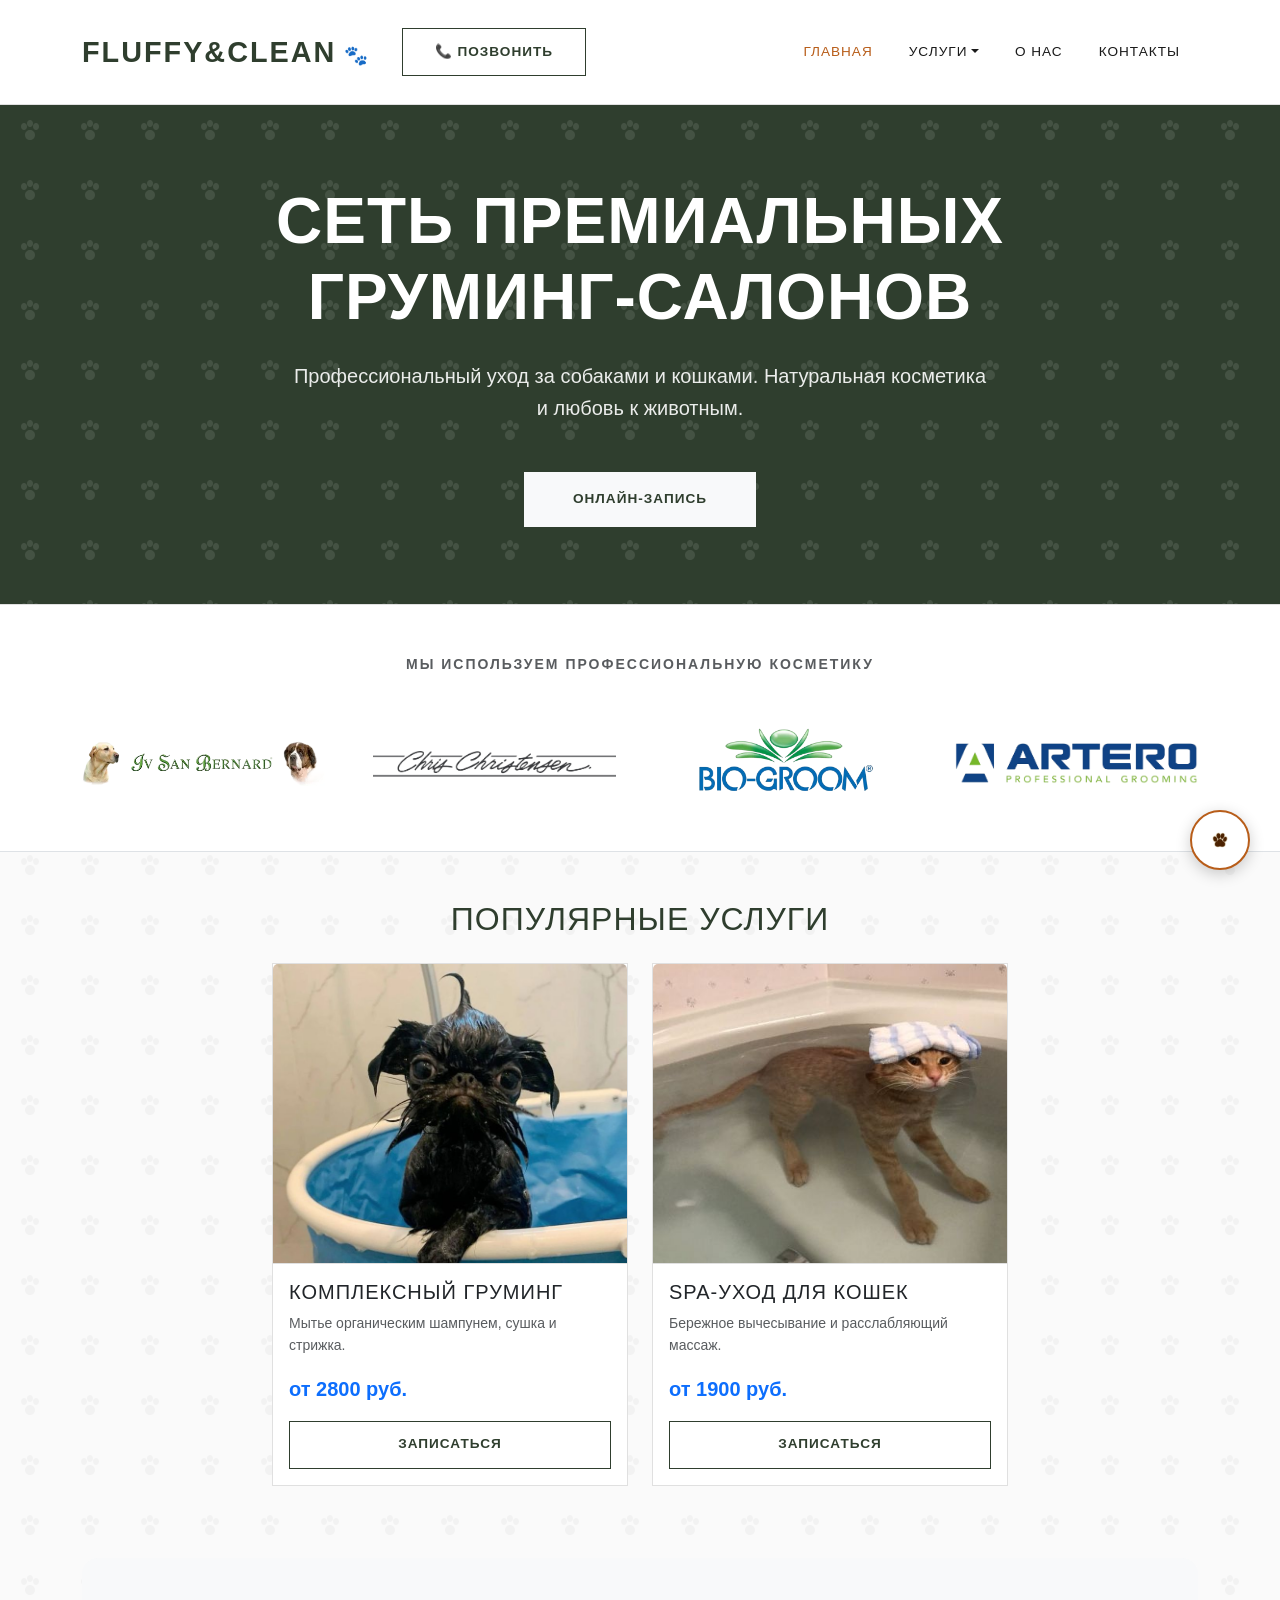
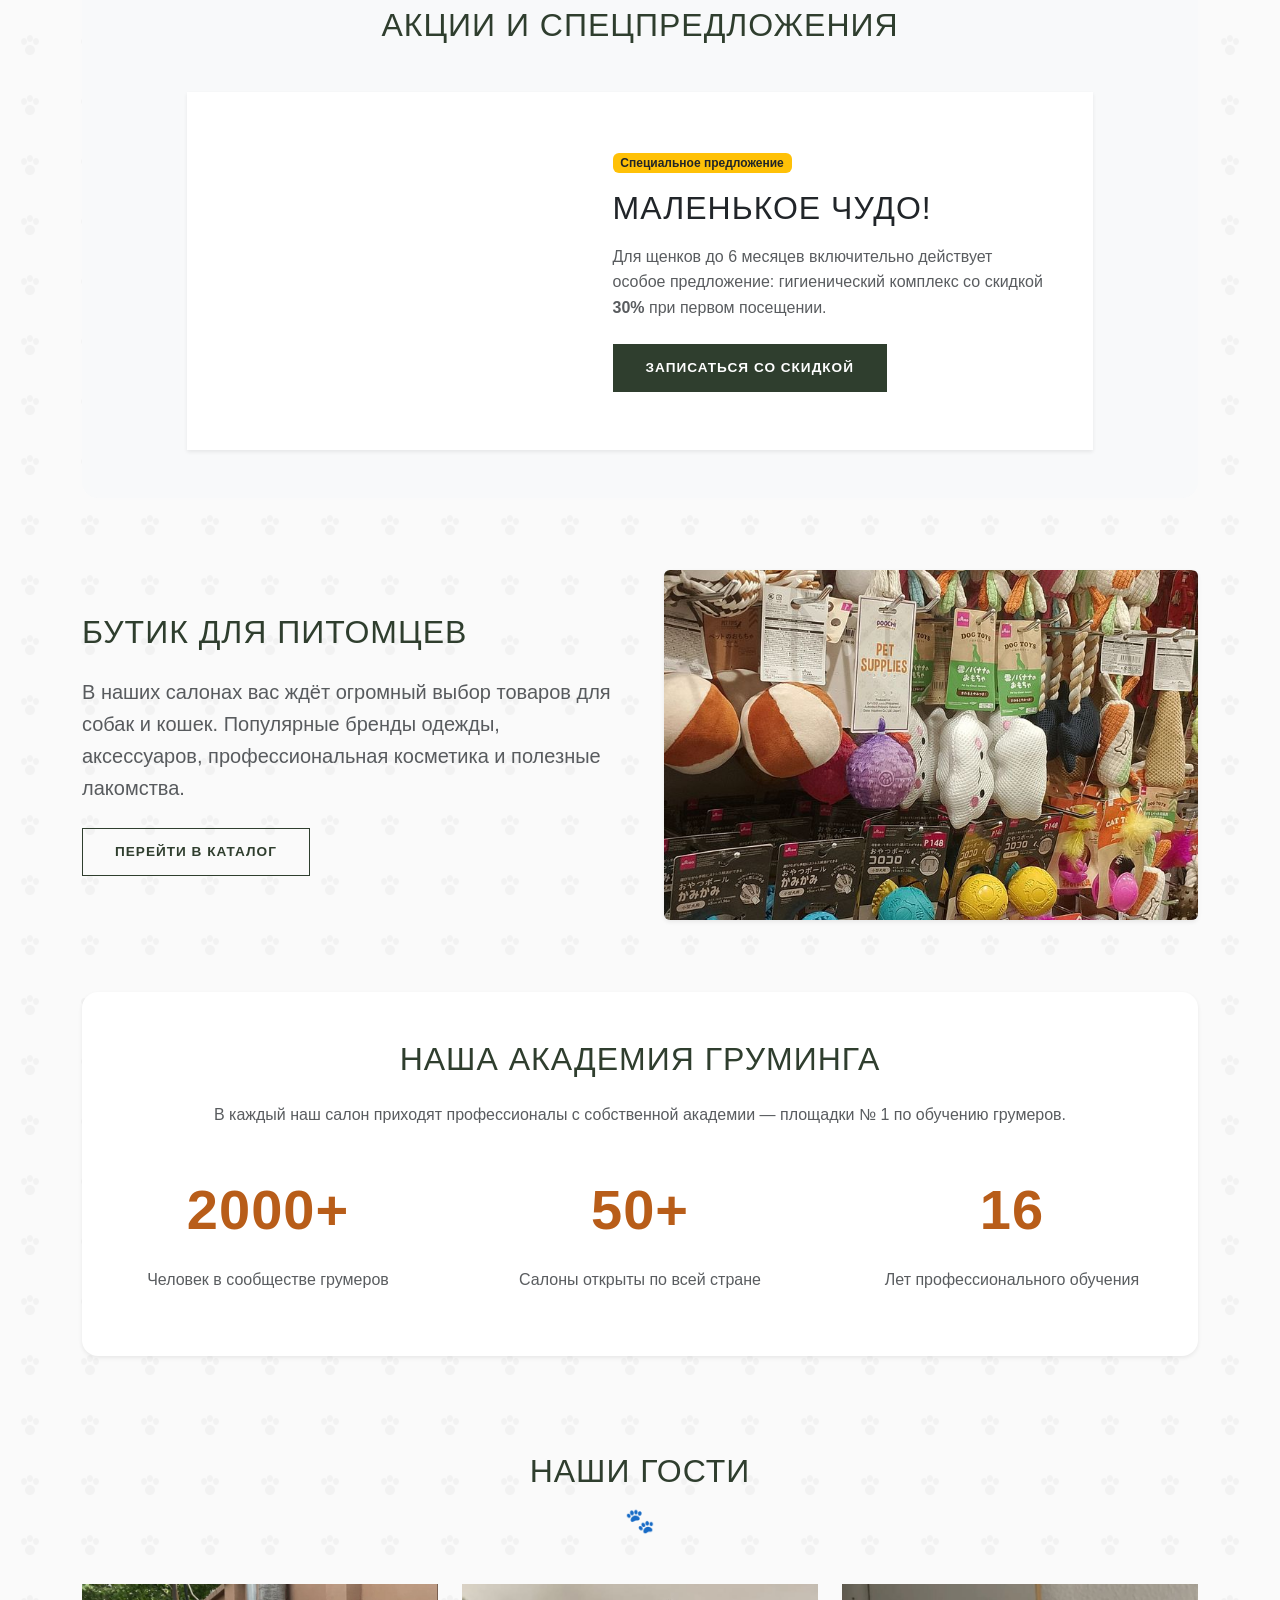
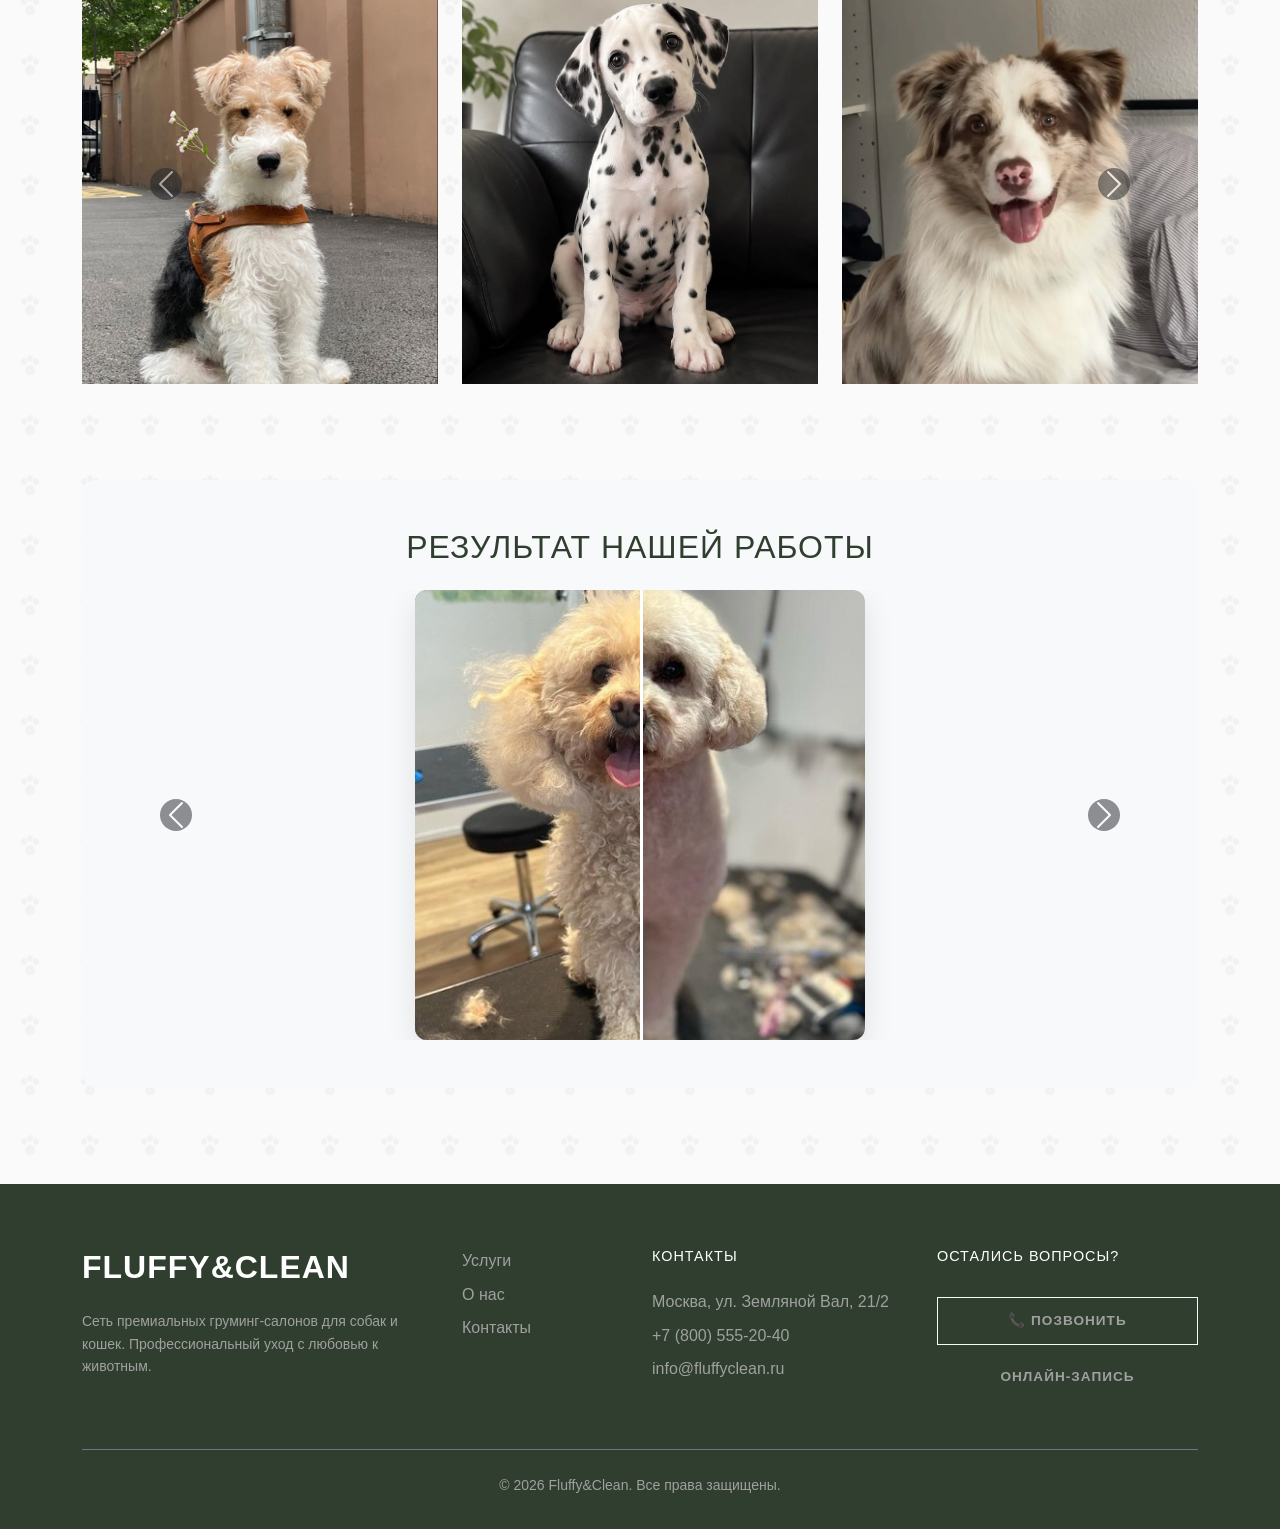
<file: index.html>
<!DOCTYPE html>
<html lang="ru">
<head>
  <meta charset="UTF-8">
  <meta name="viewport" content="width=device-width, initial-scale=1.0">
  <title>Fluffy&Clean — Сеть премиальных груминг-салонов</title>
  <link href="https://cdn.jsdelivr.net/npm/bootstrap@5.3.0/dist/css/bootstrap.min.css" rel="stylesheet">
  <link rel="stylesheet" href="css/custom.css">
</head>
<body>

  <nav class="navbar navbar-expand-lg navbar-light sticky-top">
    <div class="container">
      <div class="d-flex align-items-center gap-3">
        <a class="navbar-brand mb-0" href="index.html">Fluffy&Clean</a>
        <a href="tel:+78005552040" class="btn btn-outline-primary btn-sm d-none d-md-inline-block">📞 Позвонить</a>
      </div>
      <button class="navbar-toggler" type="button" data-bs-toggle="collapse" data-bs-target="#mainNav">
        <span class="navbar-toggler-icon"></span>
      </button>
      <div class="collapse navbar-collapse" id="mainNav">
        <ul class="navbar-nav ms-auto">
          <li class="nav-item"><a class="nav-link active" href="index.html">Главная</a></li>
          <li class="nav-item dropdown">
            <a class="nav-link dropdown-toggle" href="#" role="button" data-bs-toggle="dropdown" aria-expanded="false">Услуги</a>
            <ul class="dropdown-menu">
              <li><a class="dropdown-item" href="catalog.html">Все услуги</a></li>
              <li><hr class="dropdown-divider"></li>
              <li><a class="dropdown-item" href="catalog.html#grooming">Стрижка и груминг</a></li>
              <li><a class="dropdown-item" href="catalog.html#spa">SPA-уход</a></li>
              <li><a class="dropdown-item" href="catalog.html#hygiene">Гигиена</a></li>
            </ul>
          </li>
          <li class="nav-item"><a class="nav-link" href="about.html">О нас</a></li>
          <li class="nav-item"><a class="nav-link" href="contacts.html">Контакты</a></li>
        </ul>
      </div>
    </div>
  </nav>

  <header class="position-relative d-flex align-items-center justify-content-center" style="
    background-color: var(--olive); 
    background-image: url('data:image/svg+xml,%3Csvg width=\'60\' height=\'60\' viewBox=\'0 0 60 60\' xmlns=\'http://www.w3.org/2000/svg\'%3E%3Cpath d=\'M30 15c-1.5 0-3 1.5-3 3.5s1.5 3.5 3 3.5 3-1.5 3-3.5-1.5-3.5-3-3.5zm-6 3c-1.5 0-3 1.5-3 3.5s1.5 3.5 3 3.5 3-1.5 3-3.5-1.5-3.5-3-3.5zm12 0c-1.5 0-3 1.5-3 3.5s1.5 3.5 3 3.5 3-1.5 3-3.5-1.5-3.5-3-3.5zm-6 7c-2.5 0-5 2-5 5s2.5 5 5 5 5-2 5-5-2.5-5-5-5z\' fill=\'%23ffffff\' fill-opacity=\'0.1\' fill-rule=\'evenodd\'/%3E%3C/svg%3E');
    min-height: 500px;
    border-bottom: 1px solid var(--border-color);
  ">
    <div class="container text-center py-5">
      <h1 class="display-3 fw-bold mb-4 text-white">Сеть премиальных<br>груминг-салонов</h1>
      <p class="lead mb-5 text-white mx-auto" style="max-width: 700px; opacity: 0.9;">Профессиональный уход за собаками и кошками. Натуральная косметика и любовь к животным.</p>
      <a href="contacts.html" class="btn btn-light btn-lg px-5 py-3 text-uppercase" style="color: var(--olive); font-weight: 700;">Онлайн-запись</a>
    </div>
  </header>

  <section class="py-5 border-bottom bg-white">
    <div class="container text-center">
      <p class="text-muted text-uppercase small mb-5 fw-bold" style="letter-spacing: 2px;">Мы используем профессиональную косметику</p>
      <div class="row justify-content-center align-items-center g-5">
        
        <div class="col-6 col-md-3">
          <img src="images/logo-iv.png" class="img-fluid brand-logo" alt="Iv San Bernard">
        </div>
        
        <div class="col-6 col-md-3">
          <img src="images/logo-chris.png" class="img-fluid brand-logo" alt="Bio-Groom">
        </div>
        
        <div class="col-6 col-md-3">
          <img src="images/logo-bio.png" class="img-fluid brand-logo zoom" alt="Chris Christensen">
        </div>
        
        <div class="col-6 col-md-3">
          <img src="images/logo-artero.png" class="img-fluid brand-logo" alt="Artero">
        </div>

      </div>
    </div>
  </section>

  <main class="container my-5">
    
    <section class="mb-5 pb-4">
      <h2 class="text-center mb-4">Популярные услуги</h2>
      <div class="row g-4 justify-content-center"> 
        <div class="col-md-6 col-lg-4"> 
          <div class="card h-100">
            <img src="images/dog-wet.jpg" class="card-img-top product-img" alt="Стрижка">
            <div class="card-body d-flex flex-column">
              <h3 class="card-title h5">Комплексный груминг</h3>
              <p class="card-text text-muted small flex-grow-1">Мытье органическим шампунем, сушка и стрижка.</p>
              <p class="fw-bold fs-5 text-primary mb-3">от 2800 руб.</p>
              <a href="contacts.html" class="btn btn-outline-primary mt-auto">Записаться</a>
            </div>
          </div>
        </div>
        <div class="col-md-6 col-lg-4"> 
          <div class="card h-100">
            <img src="images/cat-spa.jpg" class="card-img-top product-img" alt="Кошка">
            <div class="card-body d-flex flex-column">
              <h3 class="card-title h5">SPA-уход для кошек</h3>
              <p class="card-text text-muted small flex-grow-1">Бережное вычесывание и расслабляющий массаж.</p>
              <p class="fw-bold fs-5 text-primary mb-3">от 1900 руб.</p>
              <a href="contacts.html" class="btn btn-outline-primary mt-auto">Записаться</a>
            </div>
          </div>
        </div>
      </div>
    </section>

    <section id="loyalty" class="mb-5 py-5 bg-light rounded-4">
      <div class="container">
        <h2 class="text-center mb-5">Акции и спецпредложения</h2>
        <div class="row justify-content-center">
          <div class="col-lg-10">
            <div class="card border-0 shadow-sm overflow-hidden">
              <div class="row g-0">
                
                <div class="col-md-5">
                  <video class="w-100 h-100" autoplay loop muted playsinline style="object-fit: cover; min-height: 350px;">
                    <source src="images/щенок.mp4" type="video/mp4">
                    Ваш браузер не поддерживает видео.
                  </video>
                </div>

                <div class="col-md-7 d-flex align-items-center bg-white">
                  <div class="card-body p-4 p-md-5">
                    <span class="badge bg-warning text-dark mb-3">Специальное предложение</span>
                    <h3 class="card-title h2 mb-3">Маленькое чудо!</h3>
                    <p class="card-text text-muted mb-4">Для щенков до 6 месяцев включительно действует особое предложение: гигиенический комплекс со скидкой <strong>30%</strong> при первом посещении.</p>
                    <a href="contacts.html" class="btn btn-primary">Записаться со скидкой</a>
                  </div>
                </div>

              </div>
            </div>
          </div>
        </div>
      </div>
    </section>

    <section class="mb-5 py-4">
      <div class="row align-items-center g-5">
        <div class="col-lg-6">
          <h2 class="mb-4">Бутик для питомцев</h2>
          <p class="lead text-muted mb-4">В наших салонах вас ждёт огромный выбор товаров для собак и кошек. Популярные бренды одежды, аксессуаров, профессиональная косметика и полезные лакомства.</p>
          <a href="catalog.html" class="btn btn-outline-primary">Перейти в каталог</a>
        </div>
        <div class="col-lg-6">
          <img src="images/игрушки.jpg" class="img-fluid rounded shadow-sm" alt="Бутик" style="width: 100%; max-height: 350px; object-fit: cover;">
        </div>
      </div>
    </section>

    <section class="mb-5 py-5 bg-white rounded-4 shadow-sm">
      <div class="container text-center">
        <h2 class="mb-4">Наша Академия груминга</h2>
        <p class="text-muted mb-5 max-w-75 mx-auto">В каждый наш салон приходят профессионалы с собственной академии — площадки № 1 по обучению грумеров.</p>
        <div class="row g-4">
          <div class="col-md-4">
            <h3 class="display-4 fw-bold" style="color: var(--terracotta);">2000+</h3>
            <p class="text-muted">Человек в сообществе грумеров</p>
          </div>
          <div class="col-md-4">
            <h3 class="display-4 fw-bold" style="color: var(--terracotta);">50+</h3>
            <p class="text-muted">Салоны открыты по всей стране</p>
          </div>
          <div class="col-md-4">
            <h3 class="display-4 fw-bold" style="color: var(--terracotta);">16</h3>
            <p class="text-muted">Лет профессионального обучения</p>
          </div>
        </div>
      </div>
    </section>

    <section class="py-5 mb-5">
      <h2 class="section-title">Наши гости</h2>
      
      <div id="guestCarousel" class="carousel slide" data-bs-ride="carousel">
        <div class="carousel-inner">
          
          <div class="carousel-item active">
            <div class="row justify-content-center">
              <div class="col-md-4 mb-3 mb-md-0">
                <img src="images/гость2.jpg" class="d-block w-100" alt="Гость" style="height: 400px; object-fit: cover; object-position: top;">
              </div>
              <div class="col-md-4 mb-3 mb-md-0">
                <img src="images/гость5.jpg" class="d-block w-100" alt="Гость" style="height: 400px; object-fit: cover;">
              </div>
              <div class="col-md-4">
                <img src="images/гость1.jpg" class="d-block w-100" alt="Гость" style="height: 400px; object-fit: cover;">
              </div>
            </div>
          </div>

          <div class="carousel-item">
            <div class="row justify-content-center">
              <div class="col-md-4 mb-3 mb-md-0">
                <img src="images/гость6.jpg" class="d-block w-100" alt="Гость" style="height: 400px; object-fit: cover;">
              </div>
              <div class="col-md-4 mb-3 mb-md-0">
                <img src="images/гость3.jpg" class="d-block w-100" alt="Гость" style="height: 400px; object-fit: cover;">
              </div>
              <div class="col-md-4">
                <img src="images/гость4.jpg" class="d-block w-100" alt="Гость" style="height: 400px; object-fit: cover;">
              </div>
            </div>
          </div>

        </div>
        
        <button class="carousel-control-prev" type="button" data-bs-target="#guestCarousel" data-bs-slide="prev">
          <span class="carousel-control-prev-icon bg-dark p-3 rounded-circle" aria-hidden="true"></span>
          <span class="visually-hidden">Предыдущий</span>
        </button>
        <button class="carousel-control-next" type="button" data-bs-target="#guestCarousel" data-bs-slide="next">
          <span class="carousel-control-next-icon bg-dark p-3 rounded-circle" aria-hidden="true"></span>
          <span class="visually-hidden">Следующий</span>
        </button>
      </div>

    </section>
    <section class="py-5 mb-5 bg-light rounded-4">
      <div class="container">
        <h2 class="text-center mb-4">Результат нашей работы</h2>
        
        <div id="beforeAfterCarousel" class="carousel slide" data-bs-ride="false">
          <div class="carousel-inner">
            
            <div class="carousel-item active">
              <div class="row justify-content-center">
                <div class="col-md-10 col-lg-8">
                  <div class="before-after-container position-relative mx-auto" style="height: 450px; width: 100%; max-width: 450px; border-radius: 12px; overflow: hidden; cursor: ew-resize; box-shadow: 0 10px 30px rgba(0,0,0,0.1);">
                    <img src="images/after-1.jpg" class="position-absolute w-100 h-100" style="object-fit: cover; object-position: center;" alt="После">
                    <img class="before-img position-absolute w-100 h-100" src="images/before-1.jpg" style="object-fit: cover; object-position: center; clip-path: polygon(0 0, 50% 0, 50% 100%, 0 100%);" alt="До">
                    
                    <input type="range" min="0" max="100" value="50" class="slider-input position-absolute w-100" style="top: 0; left: 0; height: 100%; z-index: 10; opacity: 0; cursor: ew-resize;">
                    
                    <div class="slider-line position-absolute h-100 bg-white" style="width: 3px; left: 50%; top: 0; z-index: 5; pointer-events: none;"></div>
                  </div>
                </div>
              </div>
            </div>

            <div class="carousel-item">
              <div class="row justify-content-center">
                <div class="col-md-10 col-lg-8">
                  <div class="before-after-container position-relative mx-auto" style="height: 450px; width: 100%; max-width: 450px; border-radius: 12px; overflow: hidden; cursor: ew-resize; box-shadow: 0 10px 30px rgba(0,0,0,0.1);">
                    <img src="images/after-2.png" class="position-absolute w-100 h-100" style="object-fit: cover; object-position: center;" alt="После">
                    <img class="before-img position-absolute w-100 h-100" src="images/before-2.png" style="object-fit: cover; object-position: center; clip-path: polygon(0 0, 50% 0, 50% 100%, 0 100%);" alt="До">
                    
                    <input type="range" min="0" max="100" value="50" class="slider-input position-absolute w-100" style="top: 0; left: 0; height: 100%; z-index: 10; opacity: 0; cursor: ew-resize;">
                    <div class="slider-line position-absolute h-100 bg-white" style="width: 3px; left: 50%; top: 0; z-index: 5; pointer-events: none;"></div>
                  </div>
                </div>
              </div>
            </div>

            <div class="carousel-item">
              <div class="row justify-content-center">
                <div class="col-md-10 col-lg-8">
                  <div class="before-after-container position-relative mx-auto" style="height: 450px; width: 100%; max-width: 450px; border-radius: 12px; overflow: hidden; cursor: ew-resize; box-shadow: 0 10px 30px rgba(0,0,0,0.1);">
                    <img src="images/after-3.png" class="position-absolute w-100 h-100" style="object-fit: cover; object-position: center;" alt="После">
                    <img class="before-img position-absolute w-100 h-100" src="images/before-3.png" style="object-fit: cover; object-position: center; clip-path: polygon(0 0, 50% 0, 50% 100%, 0 100%);" alt="До">
                    
                    <input type="range" min="0" max="100" value="50" class="slider-input position-absolute w-100" style="top: 0; left: 0; height: 100%; z-index: 10; opacity: 0; cursor: ew-resize;">
                    <div class="slider-line position-absolute h-100 bg-white" style="width: 3px; left: 50%; top: 0; z-index: 5; pointer-events: none;"></div>
                  </div>
                </div>
              </div>
            </div>

          </div>

          <button class="carousel-control-prev" type="button" data-bs-target="#beforeAfterCarousel" data-bs-slide="prev">
            <span class="carousel-control-prev-icon bg-dark p-3 rounded-circle" aria-hidden="true"></span>
            <span class="visually-hidden">Предыдущий</span>
          </button>
          <button class="carousel-control-next" type="button" data-bs-target="#beforeAfterCarousel" data-bs-slide="next">
            <span class="carousel-control-next-icon bg-dark p-3 rounded-circle" aria-hidden="true"></span>
            <span class="visually-hidden">Следующий</span>
          </button>
        </div>

      </div>
    </section>

    <script>
      document.addEventListener("DOMContentLoaded", function() {
        const sliders = document.querySelectorAll('.slider-input');
        
        sliders.forEach(slider => {
          const container = slider.closest('.before-after-container');
          const beforeImg = container.querySelector('.before-img');
          const sliderLine = container.querySelector('.slider-line');

          slider.addEventListener('input', function(e) {
            const value = e.target.value;
            beforeImg.style.clipPath = `polygon(0 0, ${value}% 0, ${value}% 100%, 0 100%)`;
            sliderLine.style.left = `${value}%`;
          });
        });
      });
    </script>
  </main>

  <a href="#" class="scroll-top" aria-label="Наверх">
    <img src="images/logo.png" alt="Наверх" style="width: 30px; height: 30px; object-fit: contain;">
  </a>

  <footer class="site-footer">
    <div class="container">
      <div class="row g-4 mb-5">
        <div class="col-lg-4">
          <h2 class="text-white mb-4" style="font-weight: 800;">Fluffy&Clean</h2>
          <p class="small">Сеть премиальных груминг-салонов для собак и кошек. Профессиональный уход с любовью к животным.</p>
        </div>
        <div class="col-lg-2 col-6">
          <ul class="list-unstyled">
            <li class="mb-2"><a href="catalog.html">Услуги</a></li>
            <li class="mb-2"><a href="about.html">О нас</a></li>
            <li class="mb-2"><a href="contacts.html">Контакты</a></li>
          </ul>
        </div>
        <div class="col-lg-3 col-6">
          <h5>Контакты</h5>
          <ul class="list-unstyled">
            <li class="mb-2">Москва, ул. Земляной Вал, 21/2</li>
            <li class="mb-2">+7 (800) 555-20-40</li>
            <li class="mb-2">info@fluffyclean.ru</li>
          </ul>
        </div>
        <div class="col-lg-3">
          <h5>Остались вопросы?</h5>
          <a href="tel:+78005552040" class="btn btn-outline-light w-100 mt-2 mb-2">📞 Позвонить</a>
          <a href="contacts.html" class="btn btn-primary w-100">Онлайн-запись</a>
        </div>
      </div>
      <div class="border-top border-secondary pt-4 text-center small">
        &copy; 2026 Fluffy&Clean. Все права защищены.
      </div>
    </div>
  </footer>

  <script src="https://cdn.jsdelivr.net/npm/bootstrap@5.3.0/dist/js/bootstrap.bundle.min.js"></script>
</body>
</html>
</file>
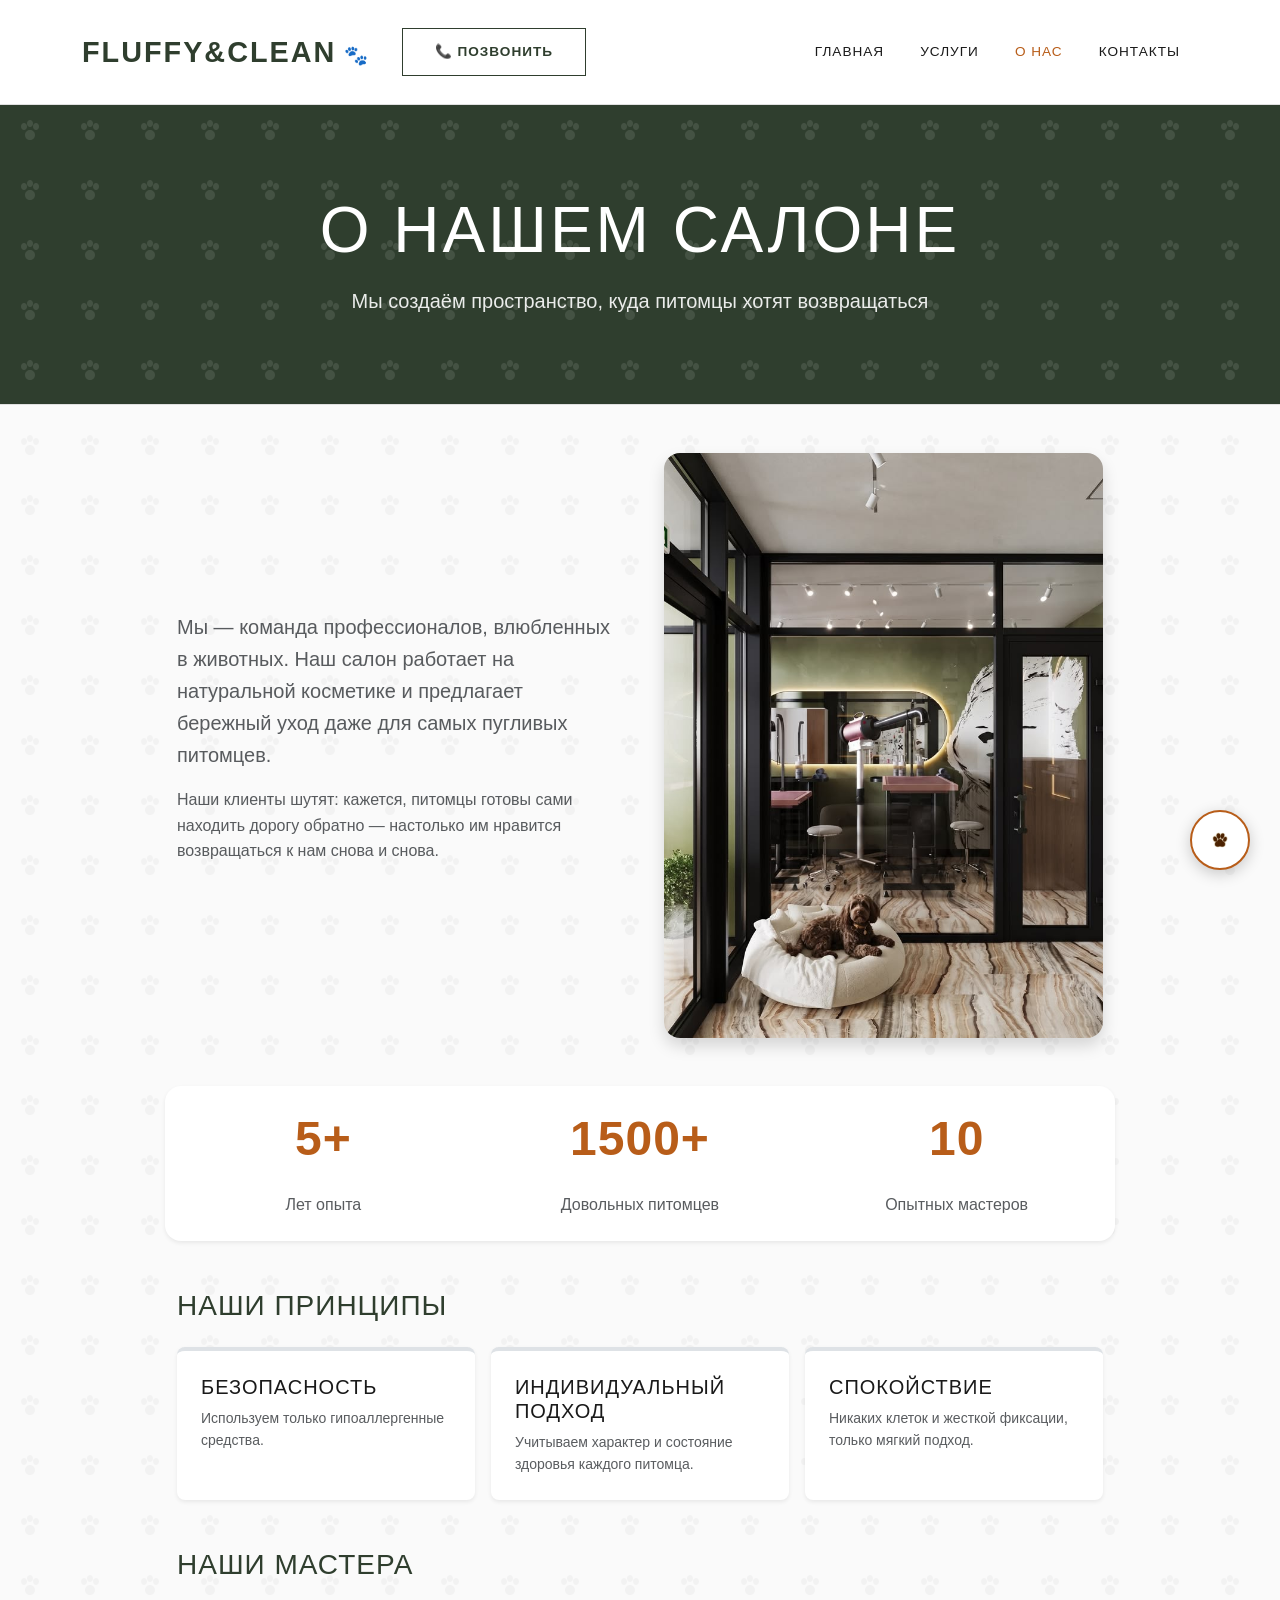
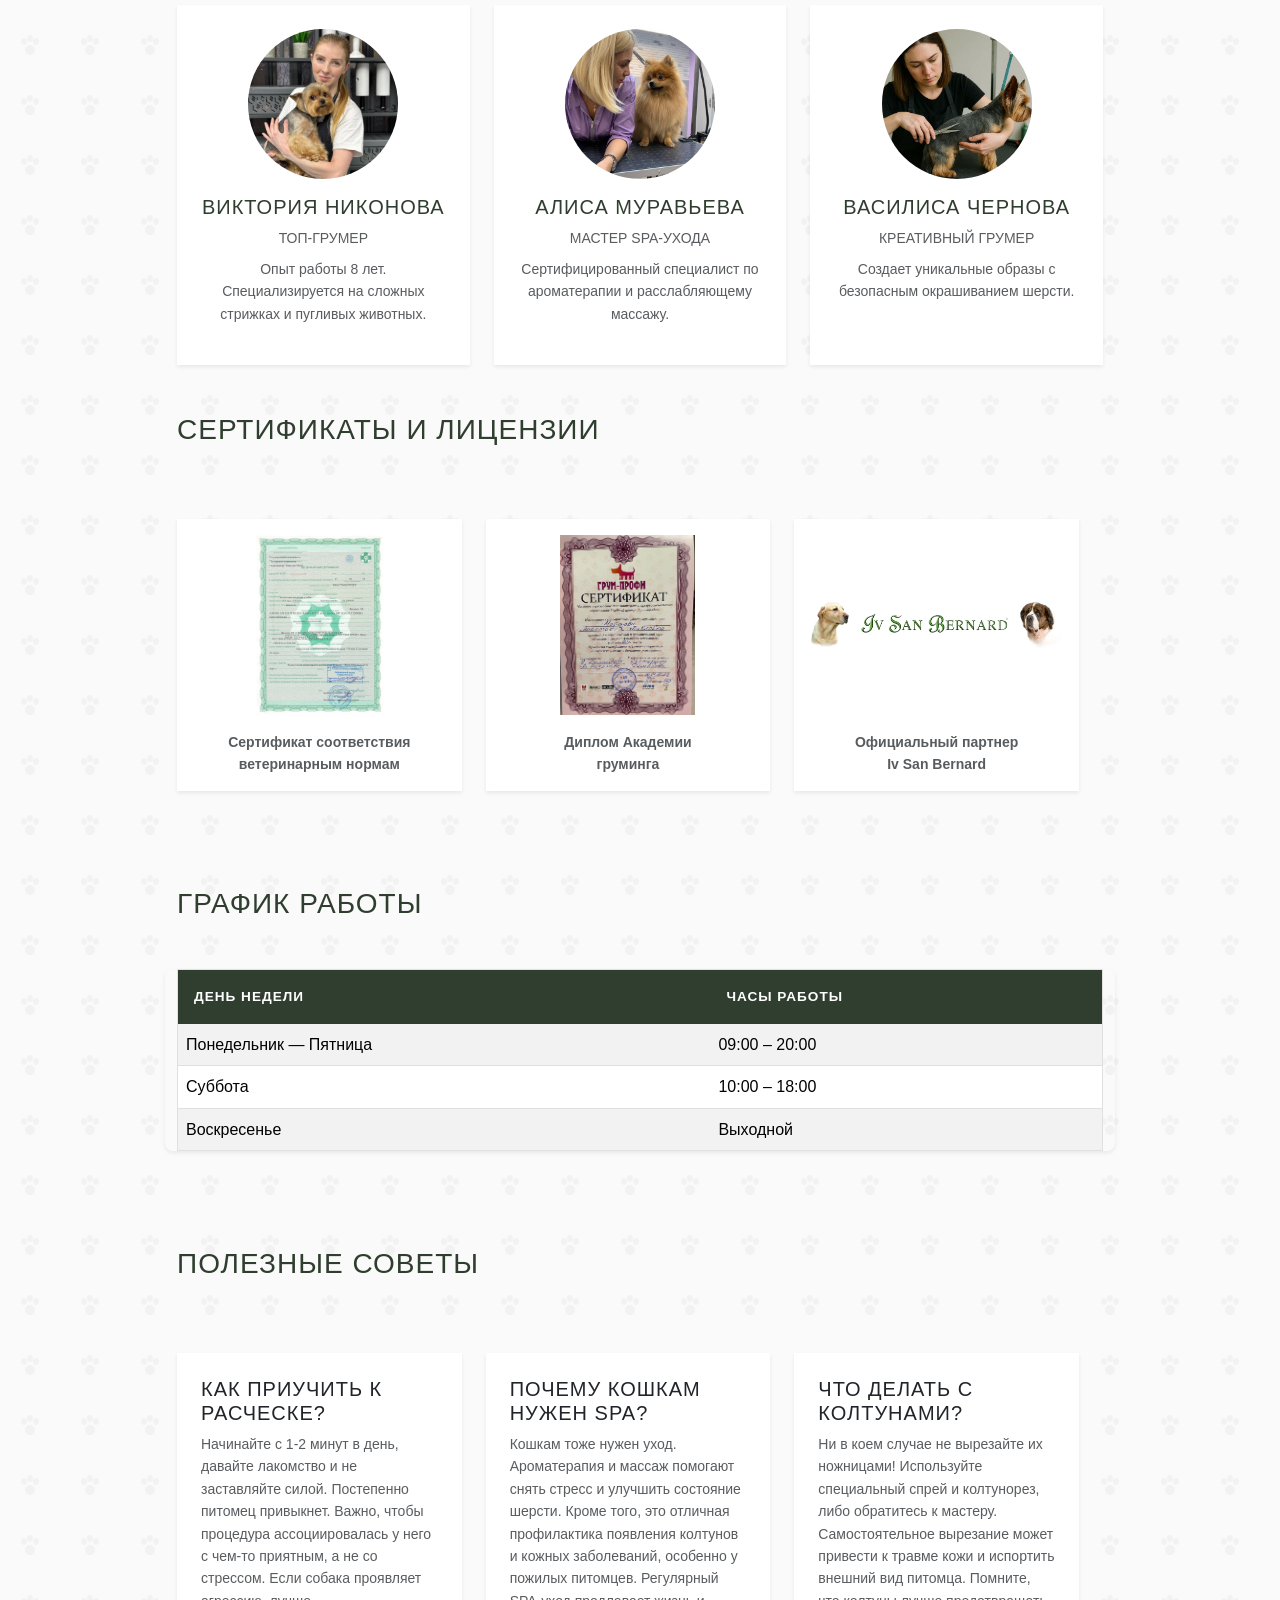
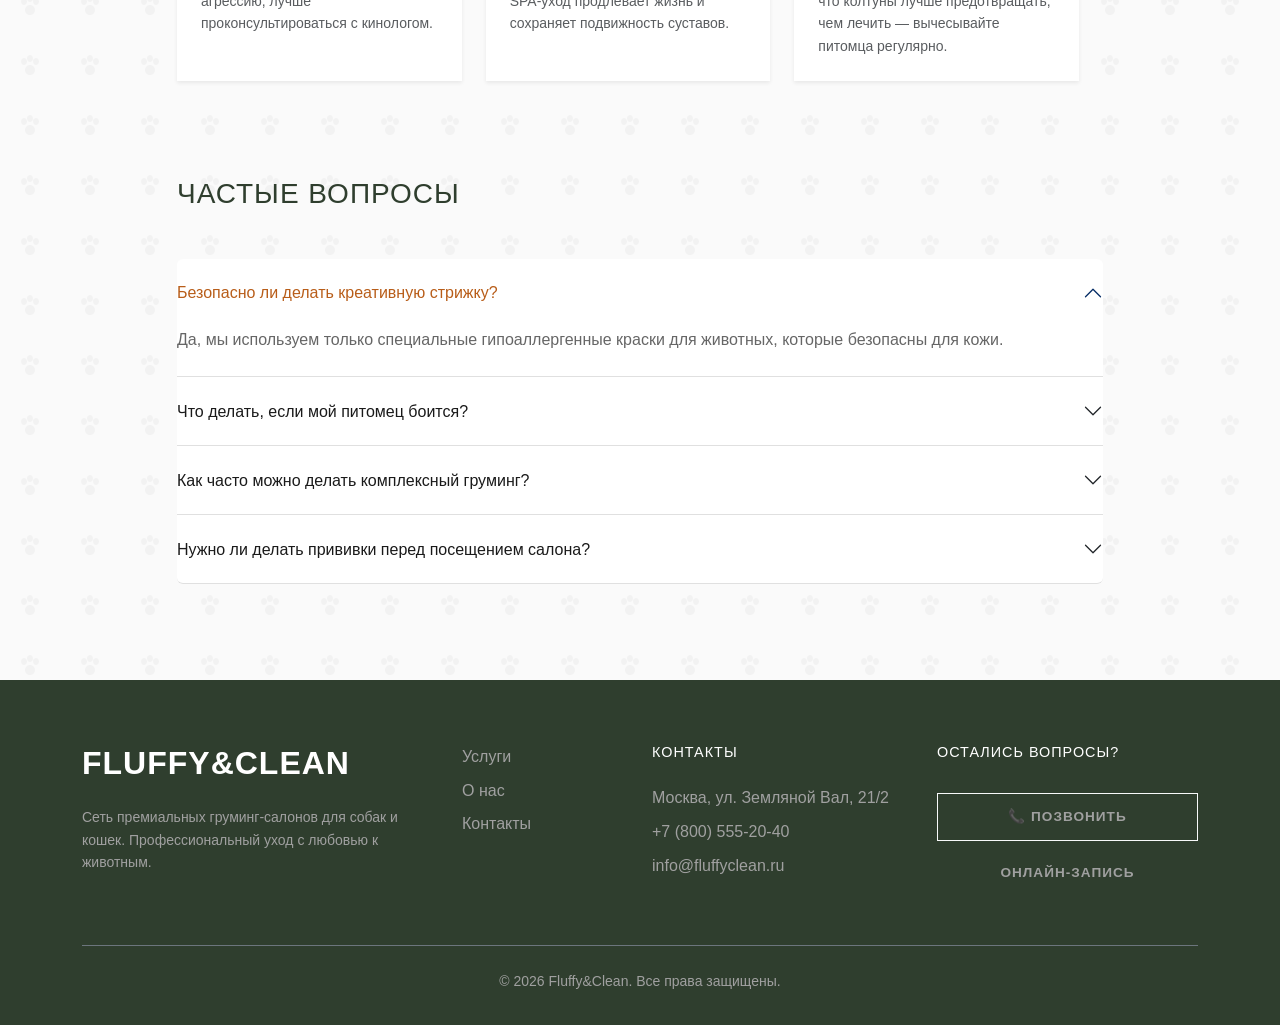
<file: about.html>
<!DOCTYPE html>
<html lang="ru">
<head>
  <meta charset="UTF-8">
  <meta name="viewport" content="width=device-width, initial-scale=1.0">
  <title>О нас — Fluffy&Clean</title>
  <link href="https://cdn.jsdelivr.net/npm/bootstrap@5.3.0/dist/css/bootstrap.min.css" rel="stylesheet">
  <link rel="stylesheet" href="css/custom.css">
</head>
<body>

  <nav class="navbar navbar-expand-lg navbar-light sticky-top">
    <div class="container">
      <div class="d-flex align-items-center gap-3">
        <a class="navbar-brand mb-0" href="index.html">Fluffy&Clean</a>
        <a href="tel:+78005552040" class="btn btn-outline-primary btn-sm d-none d-md-inline-block">📞 Позвонить</a>
      </div>
      <button class="navbar-toggler" type="button" data-bs-toggle="collapse" data-bs-target="#mainNav">
        <span class="navbar-toggler-icon"></span>
      </button>
      <div class="collapse navbar-collapse" id="mainNav">
        <ul class="navbar-nav ms-auto">
          <li class="nav-item"><a class="nav-link" href="index.html">Главная</a></li>
          <li class="nav-item"><a class="nav-link" href="catalog.html">Услуги</a></li>
          <li class="nav-item"><a class="nav-link active" href="about.html">О нас</a></li>
          <li class="nav-item"><a class="nav-link" href="contacts.html">Контакты</a></li>
        </ul>
      </div>
    </div>
  </nav>

      <header class="position-relative d-flex align-items-center justify-content-center" style="
    background-color: var(--olive); 
    background-image: url('data:image/svg+xml,%3Csvg width=\'60\' height=\'60\' viewBox=\'0 0 60 60\' xmlns=\'http://www.w3.org/2000/svg\'%3E%3Cpath d=\'M30 15c-1.5 0-3 1.5-3 3.5s1.5 3.5 3 3.5 3-1.5 3-3.5-1.5-3.5-3-3.5zm-6 3c-1.5 0-3 1.5-3 3.5s1.5 3.5 3 3.5 3-1.5 3-3.5-1.5-3.5-3-3.5zm12 0c-1.5 0-3 1.5-3 3.5s1.5 3.5 3 3.5 3-1.5 3-3.5-1.5-3.5-3-3.5zm-6 7c-2.5 0-5 2-5 5s2.5 5 5 5 5-2 5-5-2.5-5-5-5z\' fill=\'%23ffffff\' fill-opacity=\'0.1\' fill-rule=\'evenodd\'/%3E%3C/svg%3E');
    min-height: 300px;
    border-bottom: 1px solid var(--border-color);
  ">
    <div class="container text-center py-5">
      <h1 class="display-3 fw-light text-uppercase mb-3" style="color: #ffffff; letter-spacing: 3px;">О нашем салоне</h1>
      <p class="lead text-white mx-auto mb-0" style="max-width: 600px; opacity: 0.9;">Мы создаём пространство, куда питомцы хотят возвращаться</p>
    </div>
  </header>

  <main class="container my-5">
    <div class="row justify-content-center">
      <div class="col-lg-10">
        
        <div class="row align-items-center mb-5 g-5">
          <div class="col-md-6">
            <p class="fs-5 text-muted">Мы — команда профессионалов, влюбленных в животных. Наш салон работает на натуральной косметике и предлагает бережный уход даже для самых пугливых питомцев.</p>
            <p class="text-muted">Наши клиенты шутят: кажется, питомцы готовы сами находить дорогу обратно — настолько им нравится возвращаться к нам снова и снова.</p>
          </div>
          <div class="col-md-6">
             <img src="images/салон.jpg" class="img-fluid rounded-4 shadow" alt="О нас">
          </div>
        </div>

        <div class="row text-center mb-5 py-4 bg-white rounded-4 shadow-sm">
          <div class="col-md-4 mb-3 mb-md-0">
            <h2 class="display-5 fw-bold" style="color: var(--terracotta);">5+</h2>
            <p class="text-muted mb-0">Лет опыта</p>
          </div>
          <div class="col-md-4 mb-3 mb-md-0">
            <h2 class="display-5 fw-bold" style="color: var(--terracotta);">1500+</h2>
            <p class="text-muted mb-0">Довольных питомцев</p>
          </div>
          <div class="col-md-4">
            <h2 class="display-5 fw-bold" style="color: var(--terracotta);">10</h2>
            <p class="text-muted mb-0">Опытных мастеров</p>
          </div>
        </div>

        <h3 class="mt-5 mb-4">Наши принципы</h3>
        <div class="row g-3 mb-5">
          <div class="col-md-4">
            <div class="p-4 bg-white rounded-3 shadow-sm h-100 border-top border-4 border-olive">
              <h4 class="h5">Безопасность</h4>
              <p class="text-muted small mb-0">Используем только гипоаллергенные средства.</p>
            </div>
          </div>
          <div class="col-md-4">
            <div class="p-4 bg-white rounded-3 shadow-sm h-100 border-top border-4 border-olive">
              <h4 class="h5">Индивидуальный подход</h4>
              <p class="text-muted small mb-0">Учитываем характер и состояние здоровья каждого питомца.</p>
            </div>
          </div>
          <div class="col-md-4">
            <div class="p-4 bg-white rounded-3 shadow-sm h-100 border-top border-4 border-olive">
              <h4 class="h5">Спокойствие</h4>
              <p class="text-muted small mb-0">Никаких клеток и жесткой фиксации, только мягкий подход.</p>
            </div>
          </div>
        </div>
        <h3 class="mt-5 mb-4">Наши мастера</h3>
        <div class="row g-4 mb-5">
          
          <div class="col-md-4 text-center">
            <div class="card border-0 shadow-sm h-100 p-4">
              <img src="images/master-1.webp" class="rounded-circle mx-auto mb-3" alt="Мастер" style="width: 150px; height: 150px; object-fit: cover;">
              <h4 class="h5" style="color: var(--olive);">Виктория Никонова</h4>
              <p class="text-muted small text-uppercase mb-2">Топ-грумер</p>
              <p class="text-muted small">Опыт работы 8 лет. Специализируется на сложных стрижках и пугливых животных.</p>
            </div>
          </div>

          <div class="col-md-4 text-center">
            <div class="card border-0 shadow-sm h-100 p-4">
              <img src="images/master-2.jpg" class="rounded-circle mx-auto mb-3" alt="Мастер" style="width: 150px; height: 150px; object-fit: cover;">
              <h4 class="h5" style="color: var(--olive);">Алиса Муравьева</h4>
              <p class="text-muted small text-uppercase mb-2">Мастер SPA-ухода</p>
              <p class="text-muted small">Сертифицированный специалист по ароматерапии и расслабляющему массажу.</p>
            </div>
          </div>

          <div class="col-md-4 text-center">
            <div class="card border-0 shadow-sm h-100 p-4">
              <img src="images/master-3.webp" class="rounded-circle mx-auto mb-3" alt="Мастер" style="width: 150px; height: 150px; object-fit: cover;">
              <h4 class="h5" style="color: var(--olive);">Василиса Чернова</h4>
              <p class="text-muted small text-uppercase mb-2">Креативный грумер</p>
              <p class="text-muted small">Создает уникальные образы с безопасным окрашиванием шерсти.</p>
            </div>
          </div>

        <h3 class="mt-5 mb-4">Сертификаты и лицензии</h3>
        <div class="row g-4 mb-5">
          <div class="col-md-4">
            <div class="card border-0 shadow-sm text-center p-3 h-100">
              <img src="images/sertificate.jpg" class="img-fluid mb-3" alt="Сертификат" style="height: 180px; object-fit: contain;">
              <p class="small text-muted mb-0 fw-bold">Сертификат соответствия<br>ветеринарным нормам</p>
            </div>
          </div>
          <div class="col-md-4">
            <div class="card border-0 shadow-sm text-center p-3 h-100">
              <img src="images/diplom.webp" class="img-fluid mb-3" alt="Сертификат" style="height: 180px; object-fit: contain;">
              <p class="small text-muted mb-0 fw-bold">Диплом Академии<br>груминга</p>
            </div>
          </div>
          <div class="col-md-4">
            <div class="card border-0 shadow-sm text-center p-3 h-100">
              <img src="images/logo-iv.png" class="img-fluid mb-3" alt="Сертификат" style="height: 180px; object-fit: contain;">
              <p class="small text-muted mb-0 fw-bold">Официальный партнер<br>Iv San Bernard</p>
            </div>
          </div>
        </div>

        <h3 class="mt-5 mb-4">График работы</h3>
        <div class="table-responsive mb-5 shadow-sm rounded-3 overflow-hidden">
          <table class="table table-striped table-hover mb-0">
            <thead>
              <tr>
                <th>День недели</th>
                <th>Часы работы</th>
              </tr>
            </thead>
            <tbody>
              <tr><td>Понедельник — Пятница</td><td>09:00 – 20:00</td></tr>
              <tr><td>Суббота</td><td>10:00 – 18:00</td></tr>
              <tr><td>Воскресенье</td><td>Выходной</td></tr>
            </tbody>
          </table>
        </div>
        <h3 class="mt-5 mb-4">Полезные советы</h3>
        <div class="row g-4 mb-5">
          
          <div class="col-md-4">
            <div class="card h-100 border-0 shadow-sm p-4">
              <h4 class="h5">Как приучить к расческе?</h4>
              <p class="text-muted small mb-0">Начинайте с 1-2 минут в день, давайте лакомство и не заставляйте силой. Постепенно питомец привыкнет. Важно, чтобы процедура ассоциировалась у него с чем-то приятным, а не со стрессом. Если собака проявляет агрессию, лучше проконсультироваться с кинологом.</p>
            </div>
          </div>

          <div class="col-md-4">
            <div class="card h-100 border-0 shadow-sm p-4">
              <h4 class="h5">Почему кошкам нужен SPA?</h4>
              <p class="text-muted small mb-0">Кошкам тоже нужен уход. Ароматерапия и массаж помогают снять стресс и улучшить состояние шерсти. Кроме того, это отличная профилактика появления колтунов и кожных заболеваний, особенно у пожилых питомцев. Регулярный SPA-уход продлевает жизнь и сохраняет подвижность суставов.</p>
            </div>
          </div>

          <div class="col-md-4">
            <div class="card h-100 border-0 shadow-sm p-4">
              <h4 class="h5">Что делать с колтунами?</h4>
              <p class="text-muted small mb-0">Ни в коем случае не вырезайте их ножницами! Используйте специальный спрей и колтунорез, либо обратитесь к мастеру. Самостоятельное вырезание может привести к травме кожи и испортить внешний вид питомца. Помните, что колтуны лучше предотвращать, чем лечить — вычесывайте питомца регулярно.</p>
            </div>
          </div>

        </div>
        <h3 class="mt-5 mb-4">Частые вопросы</h3>
        <div class="accordion" id="faqAccordion">
          <div class="accordion-item">
            <h2 class="accordion-header">
              <button class="accordion-button" type="button" data-bs-toggle="collapse" data-bs-target="#faq1">
                Безопасно ли делать креативную стрижку?
              </button>
            </h2>
            <div id="faq1" class="accordion-collapse collapse show" data-bs-parent="#faqAccordion">
              <div class="accordion-body">
                Да, мы используем только специальные гипоаллергенные краски для животных, которые безопасны для кожи.
              </div>
            </div>
          </div>
          <div class="accordion-item">
            <h2 class="accordion-header">
              <button class="accordion-button collapsed" type="button" data-bs-toggle="collapse" data-bs-target="#faq2">
                Что делать, если мой питомец боится?
              </button>
            </h2>
            <div id="faq2" class="accordion-collapse collapse" data-bs-parent="#faqAccordion">
              <div class="accordion-body">
                Наши мастера имеют опыт работы с тревожными животными. Мы делаем перерывы и работаем в спокойном темпе.
              </div>
            </div>
          </div>
          <div class="accordion-item">
            <h2 class="accordion-header">
              <button class="accordion-button collapsed" type="button" data-bs-toggle="collapse" data-bs-target="#faq3">
                Как часто можно делать комплексный груминг?
              </button>
            </h2>
            <div id="faq3" class="accordion-collapse collapse" data-bs-parent="#faqAccordion">
              <div class="accordion-body">
                Рекомендуемая частота — раз в 1–2 месяца в зависимости от породы и типа шерсти. Для долгошерстных пород уход требуется чаще.
              </div>
            </div>
          </div>
          <div class="accordion-item">
            <h2 class="accordion-header">
              <button class="accordion-button collapsed" type="button" data-bs-toggle="collapse" data-bs-target="#faq4">
                Нужно ли делать прививки перед посещением салона?
              </button>
            </h2>
            <div id="faq4" class="accordion-collapse collapse" data-bs-parent="#faqAccordion">
              <div class="accordion-body">
                Да, для безопасности вашего питомца и других животных мы просим предоставить актуальный ветеринарный паспорт с отметками о прививках от бешенства и комплексных инфекций.
              </div>
            </div>
          </div>
        </div>

      </div>
    </div>
  </main>

  <a href="#" class="scroll-top" aria-label="Наверх">
    <img src="images/logo.png" alt="Наверх" style="width: 30px; height: 30px; object-fit: contain;">
  </a>

  <footer class="site-footer">
    <div class="container">
      <div class="row g-4 mb-5">
        <div class="col-lg-4">
          <h2 class="text-white mb-4" style="font-weight: 800;">Fluffy&Clean</h2>
          <p class="small">Сеть премиальных груминг-салонов для собак и кошек. Профессиональный уход с любовью к животным.</p>
        </div>
        <div class="col-lg-2 col-6">
          <ul class="list-unstyled">
            <li class="mb-2"><a href="catalog.html">Услуги</a></li>
            <li class="mb-2"><a href="about.html">О нас</a></li>
            <li class="mb-2"><a href="contacts.html">Контакты</a></li>
          </ul>
        </div>
        <div class="col-lg-3 col-6">
          <h5>Контакты</h5>
          <ul class="list-unstyled">
            <li class="mb-2">Москва, ул. Земляной Вал, 21/2</li>
            <li class="mb-2">+7 (800) 555-20-40</li>
            <li class="mb-2">info@fluffyclean.ru</li>
          </ul>
        </div>
        <div class="col-lg-3">
          <h5>Остались вопросы?</h5>
          <a href="tel:+78005552040" class="btn btn-outline-light w-100 mt-2 mb-2">📞 Позвонить</a>
          <a href="contacts.html" class="btn btn-primary w-100">Онлайн-запись</a>
        </div>
      </div>
      <div class="border-top border-secondary pt-4 text-center small">
        &copy; 2026 Fluffy&Clean. Все права защищены.
      </div>
    </div>
  </footer>

  <script src="https://cdn.jsdelivr.net/npm/bootstrap@5.3.0/dist/js/bootstrap.bundle.min.js"></script>
</body>
</html>
</file>
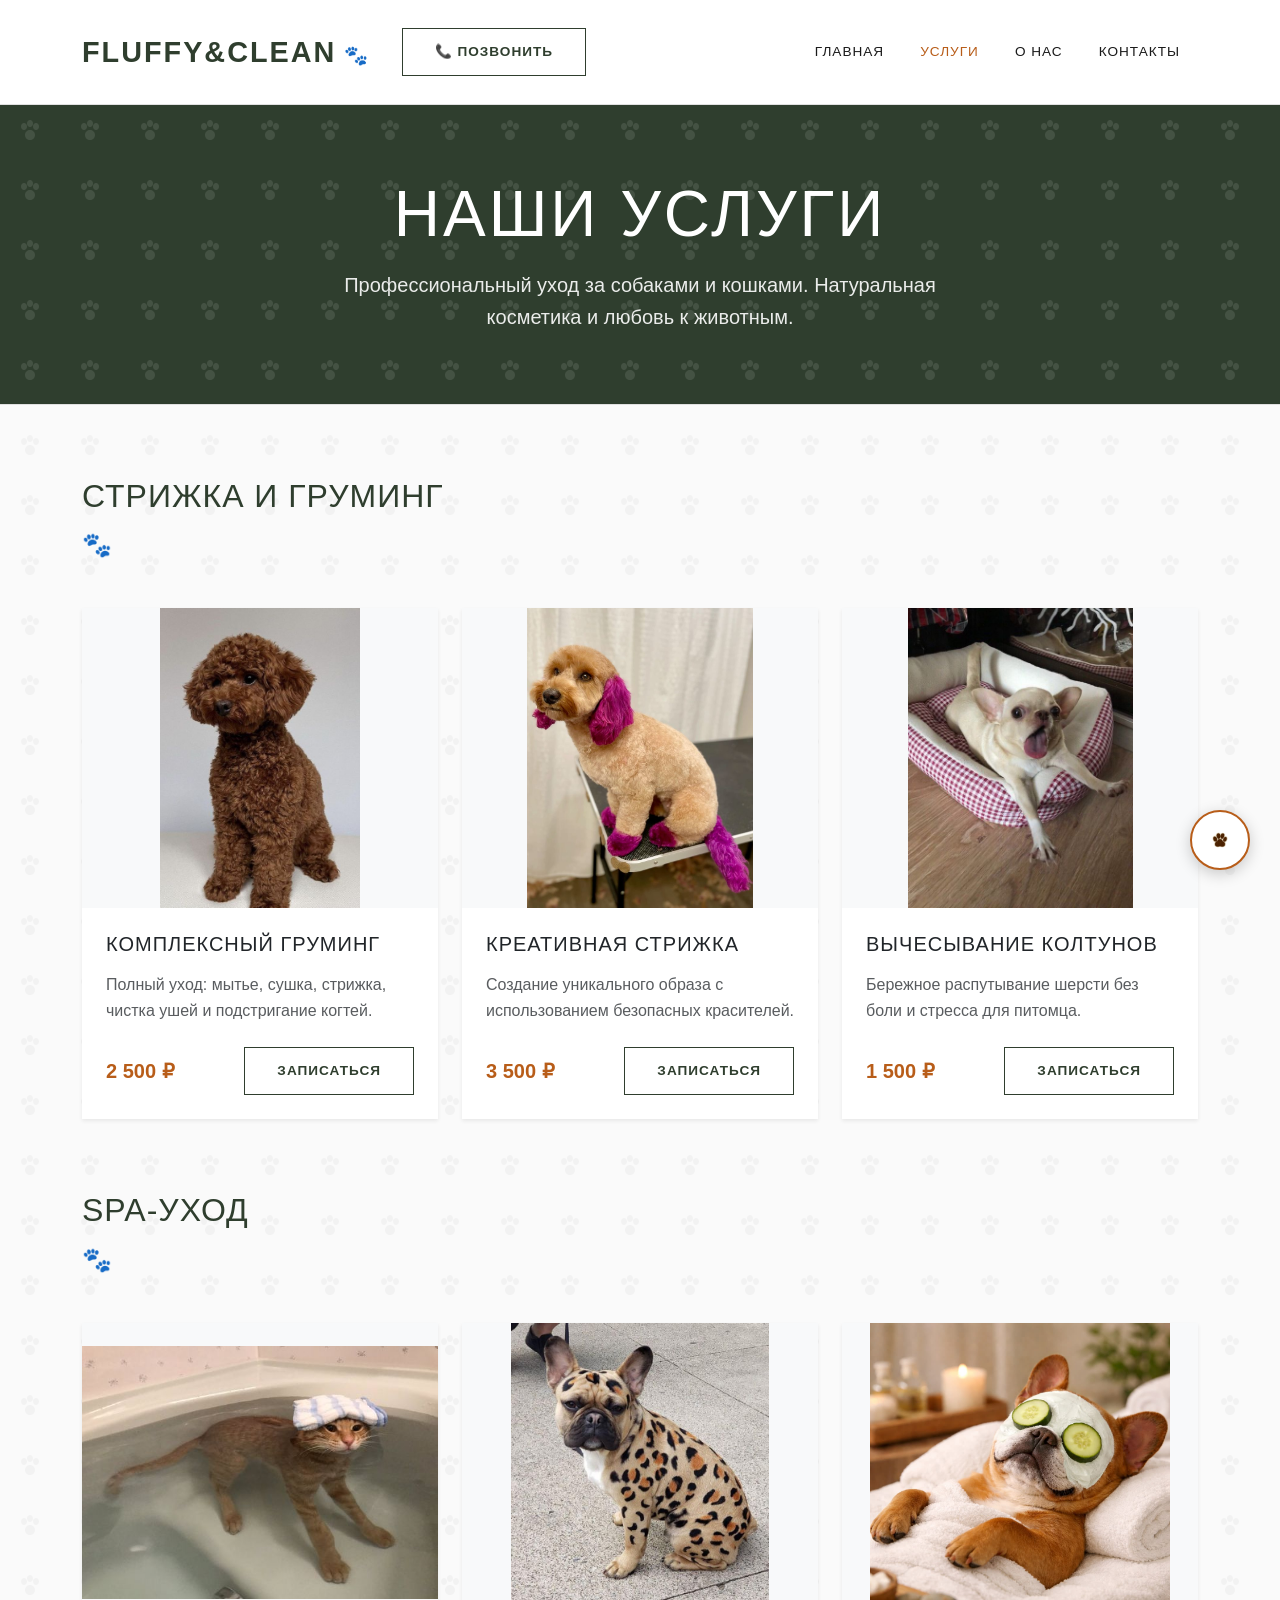
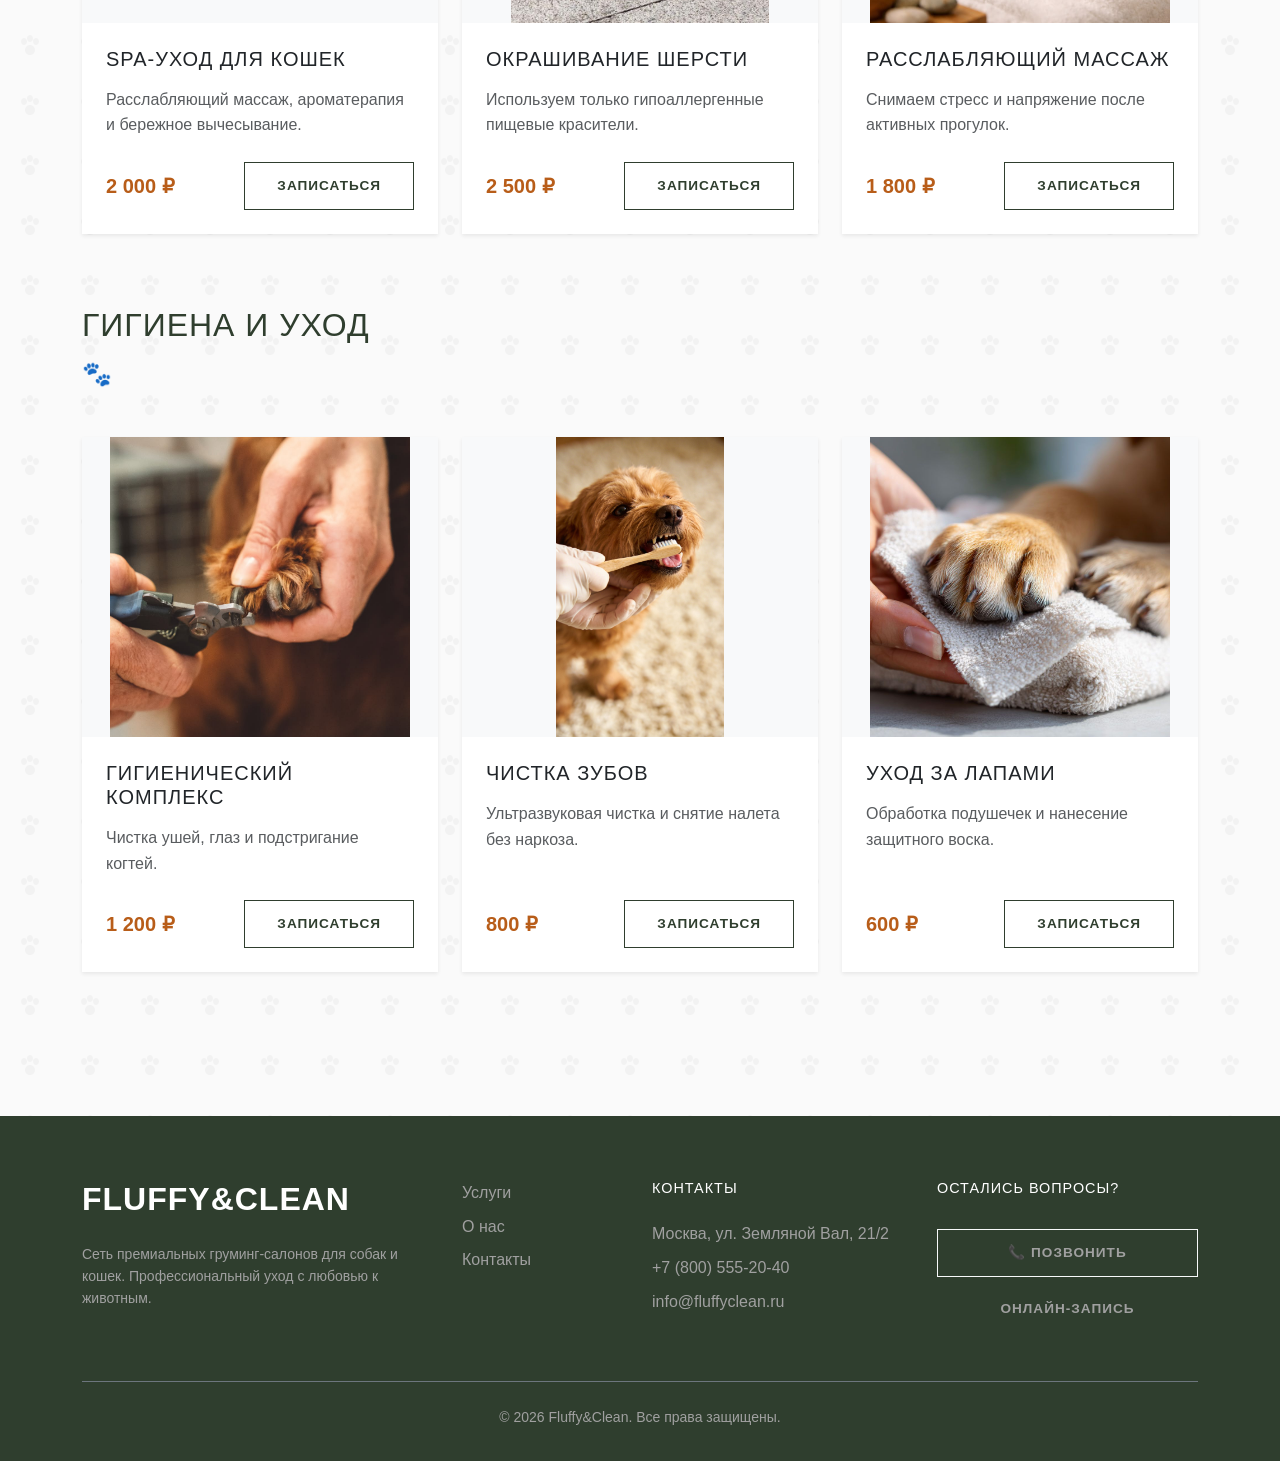
<file: catalog.html>
<!DOCTYPE html>
<html lang="ru">
<head>
  <meta charset="UTF-8">
  <meta name="viewport" content="width=device-width, initial-scale=1.0">
  <title>Услуги — Fluffy&Clean</title>
  <link href="https://cdn.jsdelivr.net/npm/bootstrap@5.3.0/dist/css/bootstrap.min.css" rel="stylesheet">
  <link rel="stylesheet" href="css/custom.css">
</head>
<body>

  <nav class="navbar navbar-expand-lg navbar-light sticky-top">
    <div class="container">
      <div class="d-flex align-items-center gap-3">
        <a class="navbar-brand mb-0" href="index.html">Fluffy&Clean</a>
        <a href="tel:+78005552040" class="btn btn-outline-primary btn-sm d-none d-md-inline-block">📞 Позвонить</a>
      </div>
      <button class="navbar-toggler" type="button" data-bs-toggle="collapse" data-bs-target="#mainNav">
        <span class="navbar-toggler-icon"></span>
      </button>
      <div class="collapse navbar-collapse" id="mainNav">
        <ul class="navbar-nav ms-auto">
          <li class="nav-item"><a class="nav-link" href="index.html">Главная</a></li>
          <li class="nav-item"><a class="nav-link active" href="catalog.html">Услуги</a></li>
          <li class="nav-item"><a class="nav-link" href="about.html">О нас</a></li>
          <li class="nav-item"><a class="nav-link" href="contacts.html">Контакты</a></li>
        </ul>
      </div>
    </div>
  </nav>

    <header class="position-relative d-flex align-items-center justify-content-center" style="
    background-color: var(--olive); 
    background-image: url('data:image/svg+xml,%3Csvg width=\'60\' height=\'60\' viewBox=\'0 0 60 60\' xmlns=\'http://www.w3.org/2000/svg\'%3E%3Cpath d=\'M30 15c-1.5 0-3 1.5-3 3.5s1.5 3.5 3 3.5 3-1.5 3-3.5-1.5-3.5-3-3.5zm-6 3c-1.5 0-3 1.5-3 3.5s1.5 3.5 3 3.5 3-1.5 3-3.5-1.5-3.5-3-3.5zm12 0c-1.5 0-3 1.5-3 3.5s1.5 3.5 3 3.5 3-1.5 3-3.5-1.5-3.5-3-3.5zm-6 7c-2.5 0-5 2-5 5s2.5 5 5 5 5-2 5-5-2.5-5-5-5z\' fill=\'%23ffffff\' fill-opacity=\'0.1\' fill-rule=\'evenodd\'/%3E%3C/svg%3E');
    min-height: 300px;
    border-bottom: 1px solid var(--border-color);
  ">
    <div class="container text-center py-5">
      <h1 class="display-3 fw-light text-uppercase mb-3" style="color: #ffffff; letter-spacing: 3px;">Наши услуги</h1>
      <p class="lead text-white mx-auto mb-0" style="max-width: 600px; opacity: 0.9;">Профессиональный уход за собаками и кошками. Натуральная косметика и любовь к животным.</p>
    </div>
  </header>

  <main class="container my-5 py-4">
    
    <section id="grooming" class="mb-5 pb-4">
      <h2 class="section-title text-start mb-5">Стрижка и груминг</h2>
      <div class="row g-4">
        
        <div class="col-lg-4 col-md-6">
          <div class="card h-100 border-0 shadow-sm">
            <div class="bg-light" style="height: 300px;">
              <img src="images/grooming-1.jpg" class="w-100 h-100" alt="Комплексный груминг" style="object-fit: contain;">
            </div>
            <div class="card-body p-4 d-flex flex-column">
              <h3 class="h5 mb-3">Комплексный груминг</h3>
              <p class="text-muted mb-4 flex-grow-1">Полный уход: мытье, сушка, стрижка, чистка ушей и подстригание когтей.</p>
              <div class="d-flex justify-content-between align-items-center mt-auto">
                <span class="fs-5 fw-bold" style="color: var(--terracotta);">2 500 ₽</span>
                <a href="contacts.html" class="btn btn-outline-primary btn-sm">Записаться</a>
              </div>
            </div>
          </div>
        </div>

        <div class="col-lg-4 col-md-6">
          <div class="card h-100 border-0 shadow-sm">
            <div class="bg-light" style="height: 300px;">
              <img src="images/spa-2.jpg" class="w-100 h-100" alt="Креативная стрижка" style="object-fit: contain;">
            </div>
            <div class="card-body p-4 d-flex flex-column">
              <h3 class="h5 mb-3">Креативная стрижка</h3>
              <p class="text-muted mb-4 flex-grow-1">Создание уникального образа с использованием безопасных красителей.</p>
              <div class="d-flex justify-content-between align-items-center mt-auto">
                <span class="fs-5 fw-bold" style="color: var(--terracotta);">3 500 ₽</span>
                <a href="contacts.html" class="btn btn-outline-primary btn-sm">Записаться</a>
              </div>
            </div>
          </div>
        </div>

        <div class="col-lg-4 col-md-6">
          <div class="card h-100 border-0 shadow-sm">
            <div class="bg-light" style="height: 300px;">
              <img src="images/dog-happy.jpg" class="w-100 h-100" alt="Вычесывание" style="object-fit: contain;">
            </div>
            <div class="card-body p-4 d-flex flex-column">
              <h3 class="h5 mb-3">Вычесывание колтунов</h3>
              <p class="text-muted mb-4 flex-grow-1">Бережное распутывание шерсти без боли и стресса для питомца.</p>
              <div class="d-flex justify-content-between align-items-center mt-auto">
                <span class="fs-5 fw-bold" style="color: var(--terracotta);">1 500 ₽</span>
                <a href="contacts.html" class="btn btn-outline-primary btn-sm">Записаться</a>
              </div>
            </div>
          </div>
        </div>

      </div>
    </section>

    <section id="spa" class="mb-5 pb-4">
      <h2 class="section-title text-start mb-5">SPA-уход</h2>
      <div class="row g-4">
        
        <div class="col-lg-4 col-md-6">
          <div class="card h-100 border-0 shadow-sm">
            <div class="bg-light" style="height: 300px;">
              <img src="images/cat-spa.jpg" class="w-100 h-100" alt="SPA для кошек" style="object-fit: contain;">
            </div>
            <div class="card-body p-4 d-flex flex-column">
              <h3 class="h5 mb-3">SPA-уход для кошек</h3>
              <p class="text-muted mb-4 flex-grow-1">Расслабляющий массаж, ароматерапия и бережное вычесывание.</p>
              <div class="d-flex justify-content-between align-items-center mt-auto">
                <span class="fs-5 fw-bold" style="color: var(--terracotta);">2 000 ₽</span>
                <a href="contacts.html" class="btn btn-outline-primary btn-sm">Записаться</a>
              </div>
            </div>
          </div>
        </div>

        <div class="col-lg-4 col-md-6">
          <div class="card h-100 border-0 shadow-sm">
            <div class="bg-light" style="height: 300px;">
              <img src="images/dog-colour.jpg" class="w-100 h-100" alt="Окрашивание" style="object-fit: contain;">
            </div>
            <div class="card-body p-4 d-flex flex-column">
              <h3 class="h5 mb-3">Окрашивание шерсти</h3>
              <p class="text-muted mb-4 flex-grow-1">Используем только гипоаллергенные пищевые красители.</p>
              <div class="d-flex justify-content-between align-items-center mt-auto">
                <span class="fs-5 fw-bold" style="color: var(--terracotta);">2 500 ₽</span>
                <a href="contacts.html" class="btn btn-outline-primary btn-sm">Записаться</a>
              </div>
            </div>
          </div>
        </div>

        <div class="col-lg-4 col-md-6">
          <div class="card h-100 border-0 shadow-sm">
            <div class="bg-light" style="height: 300px;">
              <img src="images/spa-3.jpg" class="w-100 h-100" alt="Массаж" style="object-fit: contain;">
            </div>
            <div class="card-body p-4 d-flex flex-column">
              <h3 class="h5 mb-3">Расслабляющий массаж</h3>
              <p class="text-muted mb-4 flex-grow-1">Снимаем стресс и напряжение после активных прогулок.</p>
              <div class="d-flex justify-content-between align-items-center mt-auto">
                <span class="fs-5 fw-bold" style="color: var(--terracotta);">1 800 ₽</span>
                <a href="contacts.html" class="btn btn-outline-primary btn-sm">Записаться</a>
              </div>
            </div>
          </div>
        </div>

      </div>
    </section>

    <section id="hygiene" class="mb-5 pb-4">
      <h2 class="section-title text-start mb-5">Гигиена и уход</h2>
      <div class="row g-4">
        
        <div class="col-lg-4 col-md-6">
          <div class="card h-100 border-0 shadow-sm">
            <div class="bg-light" style="height: 300px;">
              <img src="images/hygiene-1.jpg" class="w-100 h-100" alt="Гигиена" style="object-fit: contain;">
            </div>
            <div class="card-body p-4 d-flex flex-column">
              <h3 class="h5 mb-3">Гигиенический комплекс</h3>
              <p class="text-muted mb-4 flex-grow-1">Чистка ушей, глаз и подстригание когтей.</p>
              <div class="d-flex justify-content-between align-items-center mt-auto">
                <span class="fs-5 fw-bold" style="color: var(--terracotta);">1 200 ₽</span>
                <a href="contacts.html" class="btn btn-outline-primary btn-sm">Записаться</a>
              </div>
            </div>
          </div>
        </div>

        <div class="col-lg-4 col-md-6">
          <div class="card h-100 border-0 shadow-sm">
            <div class="bg-light" style="height: 300px;">
              <img src="images/dog teeth cleaning.jpg" class="w-100 h-100" alt="Чистка зубов" style="object-fit: contain;">
            </div>
            <div class="card-body p-4 d-flex flex-column">
              <h3 class="h5 mb-3">Чистка зубов</h3>
              <p class="text-muted mb-4 flex-grow-1">Ультразвуковая чистка и снятие налета без наркоза.</p>
              <div class="d-flex justify-content-between align-items-center mt-auto">
                <span class="fs-5 fw-bold" style="color: var(--terracotta);">800 ₽</span>
                <a href="contacts.html" class="btn btn-outline-primary btn-sm">Записаться</a>
              </div>
            </div>
          </div>
        </div>

        <div class="col-lg-4 col-md-6">
          <div class="card h-100 border-0 shadow-sm">
            <div class="bg-light" style="height: 300px;">
              <img src="images/hygiene-3.jpg" class="w-100 h-100" alt="Уход за лапами" style="object-fit: contain;">
            </div>
            <div class="card-body p-4 d-flex flex-column">
              <h3 class="h5 mb-3">Уход за лапами</h3>
              <p class="text-muted mb-4 flex-grow-1">Обработка подушечек и нанесение защитного воска.</p>
              <div class="d-flex justify-content-between align-items-center mt-auto">
                <span class="fs-5 fw-bold" style="color: var(--terracotta);">600 ₽</span>
                <a href="contacts.html" class="btn btn-outline-primary btn-sm">Записаться</a>
              </div>
            </div>
          </div>
        </div>

      </div>
    </section>
  </main>


  <a href="#" class="scroll-top" aria-label="Наверх">
    <img src="images/logo.png" alt="Наверх" style="width: 30px; height: 30px; object-fit: contain;">
  </a>

  <footer class="site-footer">
    <div class="container">
      <div class="row g-4 mb-5">
        <div class="col-lg-4">
          <h2 class="text-white mb-4" style="font-weight: 800;">Fluffy&Clean</h2>
          <p class="small">Сеть премиальных груминг-салонов для собак и кошек. Профессиональный уход с любовью к животным.</p>
        </div>
        <div class="col-lg-2 col-6">
          <ul class="list-unstyled">
            <li class="mb-2"><a href="catalog.html">Услуги</a></li>
            <li class="mb-2"><a href="about.html">О нас</a></li>
            <li class="mb-2"><a href="contacts.html">Контакты</a></li>
          </ul>
        </div>
        <div class="col-lg-3 col-6">
          <h5>Контакты</h5>
          <ul class="list-unstyled">
            <li class="mb-2">Москва, ул. Земляной Вал, 21/2</li>
            <li class="mb-2">+7 (800) 555-20-40</li>
            <li class="mb-2">info@fluffyclean.ru</li>
          </ul>
        </div>
        <div class="col-lg-3">
          <h5>Остались вопросы?</h5>
          <a href="tel:+78005552040" class="btn btn-outline-light w-100 mt-2 mb-2">📞 Позвонить</a>
          <a href="contacts.html" class="btn btn-primary w-100">Онлайн-запись</a>
        </div>
      </div>
      <div class="border-top border-secondary pt-4 text-center small">
        &copy; 2026 Fluffy&Clean. Все права защищены.
      </div>
    </div>
  </footer>

  <script src="https://cdn.jsdelivr.net/npm/bootstrap@5.3.0/dist/js/bootstrap.bundle.min.js"></script>
</body>
</html>
</file>
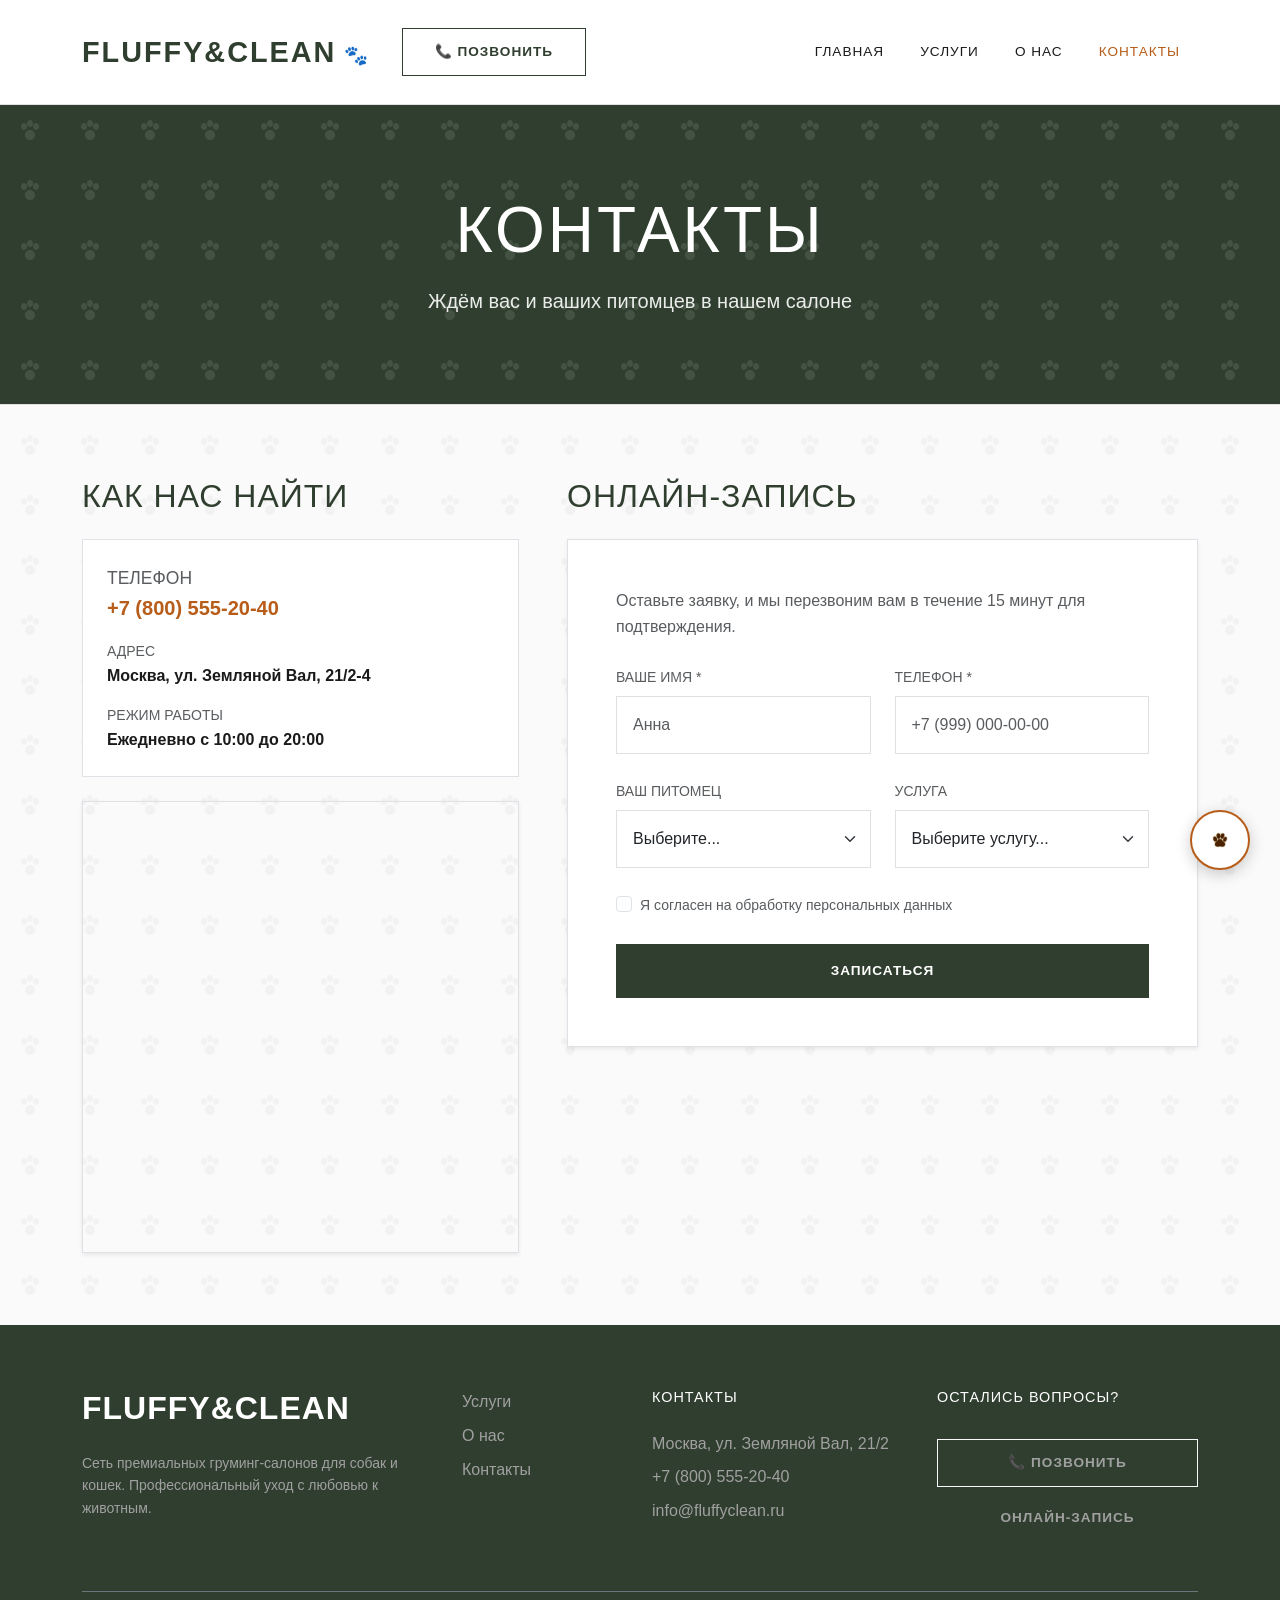
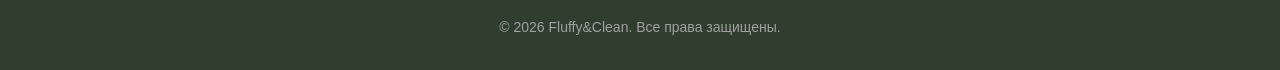
<file: contacts.html>
<!DOCTYPE html>
<html lang="ru">
<head>
  <meta charset="UTF-8">
  <meta name="viewport" content="width=device-width, initial-scale=1.0">
  <title>Контакты и запись — Fluffy&Clean</title>
  <link href="https://cdn.jsdelivr.net/npm/bootstrap@5.3.0/dist/css/bootstrap.min.css" rel="stylesheet">
  <link rel="stylesheet" href="css/custom.css">
</head>
<body>

  <nav class="navbar navbar-expand-lg navbar-light sticky-top">
    <div class="container">
      <div class="d-flex align-items-center gap-3">
        <a class="navbar-brand mb-0" href="index.html">Fluffy&Clean</a>
        <a href="tel:+78005552040" class="btn btn-outline-primary btn-sm d-none d-md-inline-block">📞 Позвонить</a>
      </div>
      <button class="navbar-toggler" type="button" data-bs-toggle="collapse" data-bs-target="#mainNav">
        <span class="navbar-toggler-icon"></span>
      </button>
      <div class="collapse navbar-collapse" id="mainNav">
        <ul class="navbar-nav ms-auto">
          <li class="nav-item"><a class="nav-link" href="index.html">Главная</a></li>
          <li class="nav-item"><a class="nav-link" href="catalog.html">Услуги</a></li>
          <li class="nav-item"><a class="nav-link" href="about.html">О нас</a></li>
          <li class="nav-item"><a class="nav-link active" href="contacts.html">Контакты</a></li>
        </ul>
      </div>
    </div>
  </nav>

  <header class="position-relative d-flex align-items-center justify-content-center" style="
    background-color: var(--olive); 
    background-image: url('data:image/svg+xml,%3Csvg width=\'60\' height=\'60\' viewBox=\'0 0 60 60\' xmlns=\'http://www.w3.org/2000/svg\'%3E%3Cpath d=\'M30 15c-1.5 0-3 1.5-3 3.5s1.5 3.5 3 3.5 3-1.5 3-3.5-1.5-3.5-3-3.5zm-6 3c-1.5 0-3 1.5-3 3.5s1.5 3.5 3 3.5 3-1.5 3-3.5-1.5-3.5-3-3.5zm12 0c-1.5 0-3 1.5-3 3.5s1.5 3.5 3 3.5 3-1.5 3-3.5-1.5-3.5-3-3.5zm-6 7c-2.5 0-5 2-5 5s2.5 5 5 5 5-2 5-5-2.5-5-5-5z\' fill=\'%23ffffff\' fill-opacity=\'0.1\' fill-rule=\'evenodd\'/%3E%3C/svg%3E');
    min-height: 300px;
    border-bottom: 1px solid var(--border-color);
  ">
    <div class="container text-center py-5">
      <h1 class="display-3 fw-light text-uppercase mb-3" style="color: #ffffff; letter-spacing: 3px;">Контакты</h1>
      <p class="lead text-white mx-auto mb-0" style="max-width: 600px; opacity: 0.9;">Ждём вас и ваших питомцев в нашем салоне</p>
    </div>
  </header>

  <main class="container my-5 py-4">
    <div class="row g-5">
      
      <div class="col-lg-5">
        <h2 class="mb-4">Как нас найти</h2>
        <div class="bg-white p-4 border mb-4">
          <p class="mb-3 fs-5"><span class="text-muted small text-uppercase d-block">Телефон</span> <a href="tel:+78005552040" class="text-decoration-none fw-bold" style="color: var(--terracotta);">+7 (800) 555-20-40</a></p>
          <p class="mb-3"><span class="text-muted small text-uppercase d-block">Адрес</span> <span class="fw-bold">Москва, ул. Земляной Вал, 21/2-4</span></p>
          <p class="mb-0"><span class="text-muted small text-uppercase d-block">Режим работы</span> <span class="fw-bold">Ежедневно с 10:00 до 20:00</span></p>
        </div>

        <div class="border shadow-sm w-100">
          <iframe 
            src="https://yandex.ru/map-widget/v1/?ll=37.658470%2C55.748312&z=17&text=%D0%9C%D0%BE%D1%81%D0%BA%D0%B2%D0%B0%2C%20%D1%83%D0%BB.%20%D0%97%D0%B5%D0%BC%D0%BB%D1%8F%D0%BD%D0%BE%D0%B9%20%D0%92%D0%B0%D0%BB%2C%2021%2F2-4%2C%20%D1%81%D1%82%D1%80.%203&mode=search" 
            width="100%" 
            height="450" 
            frameborder="0"
            style="display: block;">
          </iframe>
        </div>
      </div>

      <div class="col-lg-7">
        <h2 class="mb-4">Онлайн-запись</h2>
        <form class="p-4 p-md-5 bg-white border shadow-sm" id="booking-form">
          <p class="text-muted mb-4">Оставьте заявку, и мы перезвоним вам в течение 15 минут для подтверждения.</p>
          <div class="row g-4">
            
            <div class="col-md-6">
              <label for="clientName" class="form-label text-muted small text-uppercase">Ваше имя *</label>
              <input type="text" class="form-control" id="clientName" placeholder="Анна" required>
            </div>
            
            <div class="col-md-6">
              <label for="clientPhone" class="form-label text-muted small text-uppercase">Телефон *</label>
              <input type="tel" class="form-control" id="clientPhone" placeholder="+7 (999) 000-00-00" required>
            </div>

            <div class="col-md-6">
              <label for="petType" class="form-label text-muted small text-uppercase">Ваш питомец</label>
              <select class="form-select" id="petType">
                <option selected>Выберите...</option>
                <option value="dog">Собака</option>
                <option value="cat">Кошка</option>
              </select>
            </div>

            <div class="col-md-6">
              <label for="serviceType" class="form-label text-muted small text-uppercase">Услуга</label>
              <select class="form-select" id="serviceType">
                <option selected>Выберите услугу...</option>
                <option value="1">Комплексный груминг</option>
                <option value="2">Креативная стрижка</option>
                <option value="3">SPA-уход</option>
              </select>
            </div>

            <div class="col-12 mt-4">
              <div class="form-check">
                <input type="checkbox" class="form-check-input" id="agree" required>
                <label class="form-check-label text-muted small" for="agree">Я согласен на обработку персональных данных</label>
              </div>
            </div>

            <div class="col-12 mt-4">
              <button type="button" class="btn btn-primary w-100 py-3" data-bs-toggle="modal" data-bs-target="#successModal">Записаться</button>
            </div>
          </div>
        </form>
      </div>

    </div>
  </main>

  <a href="#" class="scroll-top" aria-label="Наверх">
    <img src="images/logo.png" alt="Наверх" style="width: 30px; height: 30px; object-fit: contain;">
  </a>

  <div class="modal fade" id="successModal" tabindex="-1" aria-hidden="true">
    <div class="modal-dialog modal-dialog-centered">
      <div class="modal-content border-0">
        <div class="modal-header text-white" style="background-color: var(--olive);">
          <h5 class="modal-title text-uppercase">Успешно!</h5>
          <button type="button" class="btn-close btn-close-white" data-bs-dismiss="modal" aria-label="Закрыть"></button>
        </div>
        <div class="modal-body text-center py-5">
          <h3 class="mb-3">Спасибо!</h3>
          <p class="mb-0 text-muted">Ваша заявка принята. Администратор свяжется с вами в ближайшее время.</p>
        </div>
        <div class="modal-footer justify-content-center border-0 pb-4">
          <button type="button" class="btn btn-outline-primary px-5" data-bs-dismiss="modal">Закрыть</button>
        </div>
      </div>
    </div>
  </div>

  <footer class="site-footer">
    <div class="container">
      <div class="row g-4 mb-5">
        <div class="col-lg-4">
          <h2 class="text-white mb-4" style="font-weight: 800;">Fluffy&Clean</h2>
          <p class="small">Сеть премиальных груминг-салонов для собак и кошек. Профессиональный уход с любовью к животным.</p>
        </div>
        <div class="col-lg-2 col-6">
          <ul class="list-unstyled">
            <li class="mb-2"><a href="catalog.html">Услуги</a></li>
            <li class="mb-2"><a href="about.html">О нас</a></li>
            <li class="mb-2"><a href="contacts.html">Контакты</a></li>
          </ul>
        </div>
        <div class="col-lg-3 col-6">
          <h5>Контакты</h5>
          <ul class="list-unstyled">
            <li class="mb-2">Москва, ул. Земляной Вал, 21/2</li>
            <li class="mb-2">+7 (800) 555-20-40</li>
            <li class="mb-2">info@fluffyclean.ru</li>
          </ul>
        </div>
        <div class="col-lg-3">
          <h5>Остались вопросы?</h5>
          <a href="tel:+78005552040" class="btn btn-outline-light w-100 mt-2 mb-2">📞 Позвонить</a>
          <a href="contacts.html" class="btn btn-primary w-100">Онлайн-запись</a>
        </div>
      </div>
      <div class="border-top border-secondary pt-4 text-center small">
        &copy; 2026 Fluffy&Clean. Все права защищены.
      </div>
    </div>
  </footer>

  <script src="https://cdn.jsdelivr.net/npm/bootstrap@5.3.0/dist/js/bootstrap.bundle.min.js"></script>
</body>
</html>
</file>
<file: css/custom.css>
/* =========================================
   ПРЕМИАЛЬНЫЙ СТИЛЬ С ДУШОЙ (ПАТТЕРН ЛАПОК)
   ========================================= */
:root {
  --bg-light: #FAFAFA;       
  --olive: #2F3E2E;          
  --terracotta: #B85D19;     
  --text-dark: #1A1A1A;      
  --text-muted: #666666;     
  --white: #FFFFFF;
  --border-color: #E0E0E0;   
}

body {
  background-color: var(--bg-light);
  background-image: url("data:image/svg+xml,%3Csvg width='60' height='60' viewBox='0 0 60 60' xmlns='http://www.w3.org/2000/svg'%3E%3Cpath d='M30 15c-1.5 0-3 1.5-3 3.5s1.5 3.5 3 3.5 3-1.5 3-3.5-1.5-3.5-3-3.5zm-6 3c-1.5 0-3 1.5-3 3.5s1.5 3.5 3 3.5 3-1.5 3-3.5-1.5-3.5-3-3.5zm12 0c-1.5 0-3 1.5-3 3.5s1.5 3.5 3 3.5 3-1.5 3-3.5-1.5-3.5-3-3.5zm-6 7c-2.5 0-5 2-5 5s2.5 5 5 5 5-2 5-5-2.5-5-5-5z' fill='%23e5e5e5' fill-opacity='0.4' fill-rule='evenodd'/%3E%3C/svg%3E");
  color: var(--text-dark);
  font-family: 'Helvetica Neue', Arial, sans-serif; 
  display: flex;
  flex-direction: column;
  min-height: 100vh;
  line-height: 1.6;
}

html {
  scroll-behavior: smooth;
  scroll-padding-top: 80px;
}

h1, h2, h3, h4, h5, h6 {
  color: var(--olive);
  font-weight: 300; 
  letter-spacing: 1px; 
  text-transform: uppercase; 
  margin-bottom: 1.5rem;
}

.section-title {
  text-align: center;
  margin-bottom: 3rem;
  position: relative;
}
.section-title::after {
  content: '🐾'; 
  display: block;
  font-size: 1.5rem;
  color: var(--terracotta);
  margin: 1rem auto 0;
}

/* =========================================
   КНОПКИ
   ========================================= */
.btn {
  border-radius: 0; 
  font-weight: 600;
  padding: 0.8rem 2rem;
  text-transform: uppercase;
  letter-spacing: 1px;
  font-size: 0.85rem;
  transition: all 0.3s ease;
}

.btn-primary {
  background-color: var(--olive);
  border-color: var(--olive);
  color: var(--white);
}

.btn-primary:hover {
  background-color: var(--terracotta);
  border-color: var(--terracotta);
  color: var(--white);
}

.btn-outline-primary {
  color: var(--olive);
  border-color: var(--olive);
  border-width: 1px;
}

.btn-outline-primary:hover {
  background-color: var(--olive);
  color: var(--white);
}

.btn:focus, .btn:active, 
.form-control:focus, .form-select:focus {
  outline: none !important;
  box-shadow: none !important; 
  border-color: var(--olive) !important;
}

/* =========================================
   КАРТОЧКИ И КАРТИНКИ
   ========================================= */
.card {
  border: 1px solid var(--border-color);
  border-radius: 0; 
  background-color: var(--white);
  box-shadow: none; 
  transition: border-color 0.3s ease;
}

.card:hover {
  border-color: var(--olive);
  transform: none; 
}

.product-img {
  height: 300px; 
  object-fit: cover; 
  width: 100%;
  border-bottom: 1px solid var(--border-color);
}

/* =========================================
   НАВИГАЦИЯ
   ========================================= */
.navbar {
  background-color: var(--white) !important;
  border-bottom: 1px solid var(--border-color);
  padding: 1.5rem 0;
}

.navbar-brand {
  font-size: 1.8rem;
  font-weight: 800;
  letter-spacing: 2px;
  color: var(--olive) !important;
  text-transform: uppercase;
}

.navbar-brand::after {
  content: ' 🐾';
  font-size: 1.2rem;
}

.nav-link {
  color: var(--text-dark) !important;
  font-weight: 500;
  text-transform: uppercase;
  font-size: 0.85rem;
  letter-spacing: 1px;
  margin: 0 10px;
}

.nav-link:hover, .nav-link.active {
  color: var(--terracotta) !important;
  text-decoration: none;
}

/* =========================================
   ГЛАВНЫЙ БАННЕР (Hero)
   ========================================= */
.hero-title {
  font-size: 4rem;
  line-height: 1.1;
  margin-bottom: 2rem;
}

/* =========================================
   ТАБЛИЦЫ
   ========================================= */
.table {
  border: 1px solid var(--border-color);
  background-color: var(--white);
}
.table thead th {
  background-color: var(--olive);
  color: var(--white);
  text-transform: uppercase;
  font-size: 0.85rem;
  letter-spacing: 1px;
  border-bottom: none;
  padding: 1rem;
}

/* =========================================
   ФОРМЫ
   ========================================= */
.form-control, .form-select {
  border-radius: 0;
  border: 1px solid var(--border-color);
  padding: 1rem;
  background-color: var(--white);
}
.form-control:focus, .form-select:focus {
  border-color: var(--olive);
  box-shadow: none;
}

/* =========================================
   АККОРДЕОН
   ========================================= */
.accordion {
  border: none; 
}
.accordion-item {
  border: none;
  border-bottom: 1px solid var(--border-color);
  margin-bottom: 0;
  background-color: var(--white);
}
.accordion-button {
  background-color: transparent;
  color: var(--text-dark);
  font-weight: 500;
  padding: 1.5rem 0;
  border-radius: 0 !important;
  text-transform: none; 
  letter-spacing: 0;
}
.accordion-button:not(.collapsed) {
  color: var(--terracotta);
  background-color: transparent;
  box-shadow: none;
}
.accordion-body {
  padding: 0 0 1.5rem 0;
  color: var(--text-muted);
}

/* =========================================
   ПОДВАЛ
   ========================================= */
.site-footer {
  background-color: var(--olive);
  color: #A0A0A0;
  padding: 4rem 0 2rem;
  margin-top: auto;
}
.site-footer h5 {
  color: var(--white);
  font-size: 0.9rem;
  letter-spacing: 1px;
  margin-bottom: 1.5rem;
  text-transform: uppercase;
}
.site-footer a {
  color: #A0A0A0;
  text-decoration: none;
  transition: color 0.2s;
}
.site-footer a:hover {
  color: var(--white);
}

.site-footer .navbar-brand {
  color: #ffffff !important;
  font-size: 2rem;
  font-weight: 800;
  letter-spacing: 2px;
  text-transform: uppercase;
  text-decoration: none;
}

.site-footer .navbar-brand::after {
  content: ' 🐾';
  font-size: 1.5rem;
}

/* =========================================
   КНОПКА "НАВЕРХ"
   ========================================= */


.scroll-top {
  position: fixed;
  bottom: 30px;
  right: 30px;
  width: 60px;  
  height: 60px;
  background-color: #ffffff; 
  border-radius: 50%;
  display: flex;
  align-items: center;
  justify-content: center;
  z-index: 1000;
  box-shadow: 0 4px 15px rgba(0,0,0,0.2);
  transition: all 0.3s ease;
  text-decoration: none;
  border: 2px solid var(--terracotta); 
}

.scroll-top:hover {
  transform: translateY(-5px);
  box-shadow: 0 8px 25px rgba(200, 121, 65, 0.4); 
}

.arrow-icon {
  display: inline-block;
  font-size: 24px; 
  transform: rotate(-90deg); 
  line-height: 1;
}

.scroll-top:hover {
  background-color: var(--terracotta);
  transform: translateY(-3px);
}
.site-footer .footer-title {
  text-align: center !important;
  display: block !important;
  width: 100% !important;
  margin-bottom: 1.5rem !important;
}

.footer-menu {
  padding-left: 0;
}
body {
  cursor: url('images/курсор.png'),  16 16, auto;
}
.brand-logo {
  max-height: 80px; 
  width: 100%;
  object-fit: contain;
  transition: all 0.3s ease;
}
.brand-logo.zoom {
  transform: scale(2.2); 
}
</file>
